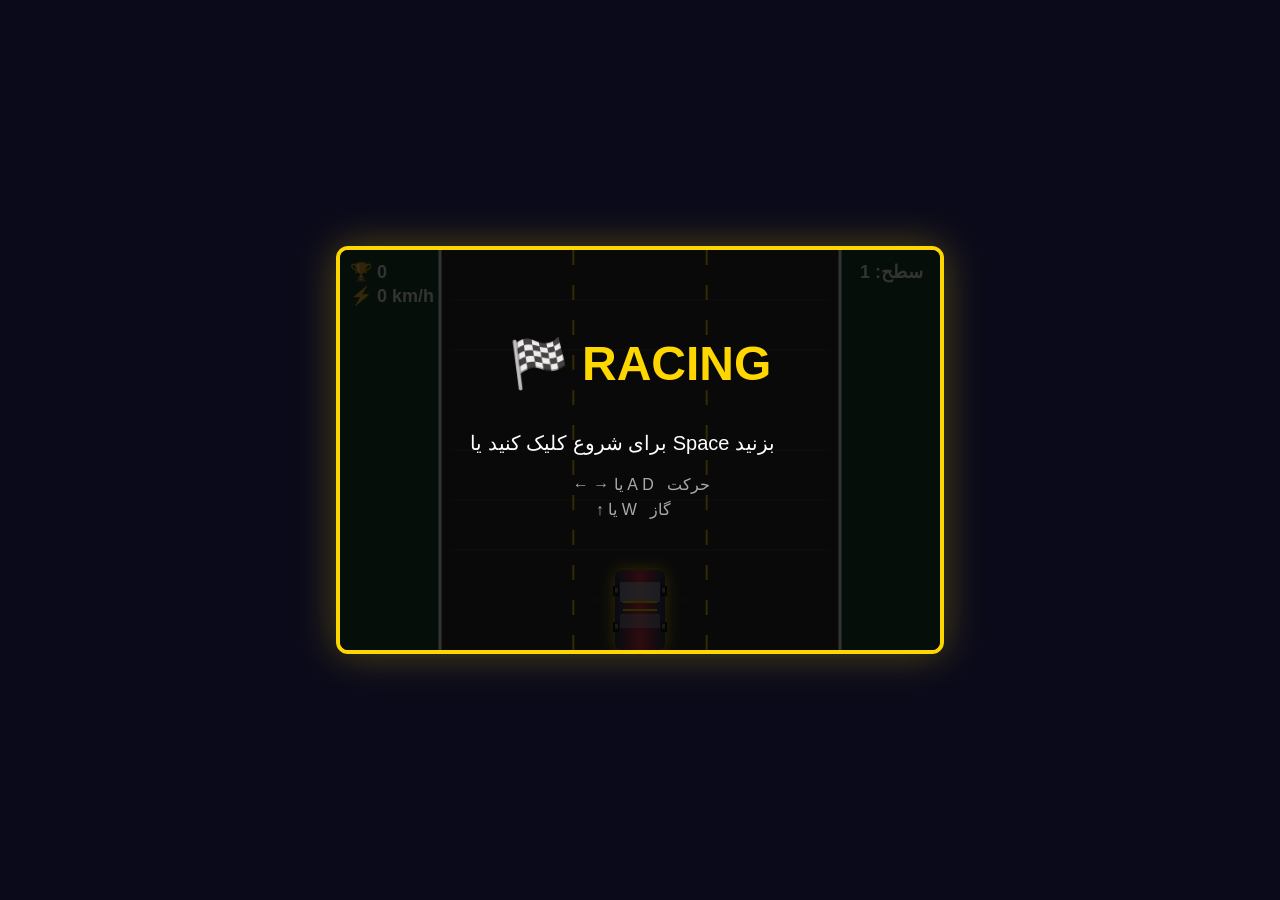
<file: games/car/index.html>
<!DOCTYPE html>
<html>
<head>
<meta charset="UTF-8">
<meta name="viewport" content="width=device-width, initial-scale=1.0">
<title>🏁 مسابقه حرفه‌ای</title>
<style>
* { margin: 0; padding: 0; box-sizing: border-box; }
body { background: #0a0a1a; display: flex; justify-content: center; align-items: center; height: 100vh; font-family: Arial, sans-serif; }
canvas { background: #1a1a2e; border: 4px solid #ffd700; border-radius: 12px; box-shadow: 0 0 40px rgba(255,215,0,0.3); }
</style>
</head>
<body>
<canvas id="game" width="600" height="400"></canvas>
<script>
const canvas = document.getElementById('game');
const ctx = canvas.getContext('2d');
const W = 600, H = 400;

// ---- تنظیمات جاده ----
const ROAD_LEFT = 100;
const ROAD_RIGHT = 500;
const ROAD_WIDTH = ROAD_RIGHT - ROAD_LEFT;

// ---- بازیکن ----
let player = {
    x: 300 - 25,
    y: 320,
    w: 50,
    h: 80,
    speed: 0
};

// ---- متغیرها ----
let obstacles = [];
let score = 0;
let gameOver = false;
let gameStarted = false;
let roadOffset = 0;
let frameCount = 0;

// ---- کنترل‌ها ----
let keys = {};
document.addEventListener('keydown', e => {
    keys[e.key] = true;
    if (e.key === ' ' && !gameStarted) startGame();
});
document.addEventListener('keyup', e => keys[e.key] = false);

// ---- لمسی ----
let touchX = null;
canvas.addEventListener('touchstart', e => {
    touchX = e.touches[0].clientX;
    if (!gameStarted) startGame();
});
canvas.addEventListener('touchmove', e => {
    touchX = e.touches[0].clientX;
    e.preventDefault();
});
canvas.addEventListener('touchend', () => touchX = null);

// ---- کلیک ----
canvas.addEventListener('click', () => {
    if (!gameStarted) startGame();
    else if (gameOver) restartGame();
});

// ---- شروع بازی ----
function startGame() {
    gameStarted = true;
    gameOver = false;
    score = 0;
    obstacles = [];
    player.x = 300 - 25;
    player.speed = 0;
    roadOffset = 0;
}

function restartGame() { startGame(); }

// ---- ساخت ماشین دشمن باچک تداخل ----
function createCar() {
    // ماشین باریک: عرض ۴۵ تا ۵۵ پیکسل
    let carW = 45 + Math.random() * 10;
    let carH = 55 + Math.random() * 15;
    
    // موقعیت تصادفی در جاده (نه لاین‌بندی سخت)
    let carX = ROAD_LEFT + 10 + Math.random() * (ROAD_WIDTH - carW - 20);
    
    // چک تداخل با ماشین‌های دیگه
    for (let o of obstacles) {
        if (o.y < -carH - 20) continue; // اگه خیلی بالاس، تداخل نداره
        if (o.y > 20) continue; // اگه پایین‌تر از محدوده‌ست
        
        let distX = Math.abs(o.x + o.w/2 - carX - carW/2);
        let minDist = (o.w + carW) / 2 + 15;
        
        if (distX < minDist) {
            return; // تداخل داره، نساز
        }
    }
    
    let colors = ['#e63946', '#457b9d', '#2a9d8f', '#f4a261', '#e76f51', '#8338ec', '#1d3557'];
    let color = colors[Math.floor(Math.random() * colors.length)];
    
    obstacles.push({
        x: carX,
        y: -carH,
        w: carW,
        h: carH,
        color: color
    });
}

// ---- بروزرسانی ----
function update() {
    if (!gameStarted || gameOver) return;
    
    frameCount++;
    
    // کنترل لمسی
    let moveSpeed = 5;
    if (touchX !== null) {
        let rect = canvas.getBoundingClientRect();
        let touchGameX = touchX - rect.left;
        if (touchGameX < player.x + player.w/2 - 20) player.x -= moveSpeed * 1.5;
        else if (touchGameX > player.x + player.w/2 + 20) player.x += moveSpeed * 1.5;
    }
    
    // کنترل کیبورد
    if (keys['ArrowLeft'] || keys['a'] || keys['A']) player.x -= moveSpeed;
    if (keys['ArrowRight'] || keys['d'] || keys['D']) player.x += moveSpeed;
    if (keys['ArrowUp'] || keys['w'] || keys['W']) player.speed = Math.min(10, player.speed + 0.3);
    else player.speed = Math.max(3, player.speed - 0.15);
    
    // ---- محدودیت جاده ----
    let margin = 5;
    if (player.x < ROAD_LEFT + margin) player.x = ROAD_LEFT + margin;
    if (player.x + player.w > ROAD_RIGHT - margin) player.x = ROAD_RIGHT - margin - player.w;
    
    // جاده متحرک
    roadOffset += player.speed;
    
    // ساخت ماشین دشمن (با نرخ متغیر)
    if (Math.random() < 0.02 + player.speed * 0.002) createCar();
    
    // حرکت ماشین‌ها
    obstacles.forEach(o => o.y += player.speed);
    
    // حذف ماشین‌های خارج شده
    obstacles = obstacles.filter(o => o.y < H + 100);
    
    // ---- برخورد دقیق ----
    for (let o of obstacles) {
        // برخورد با کمی تلرانس (۲ پیکسل از هر طرف)
        let tolerance = 3;
        if (player.x + tolerance < o.x + o.w && player.x + player.w - tolerance > o.x &&
            player.y + tolerance < o.y + o.h && player.y + player.h - tolerance > o.y) {
            gameOver = true;
            break;
        }
    }
    
    score += Math.floor(player.speed);
}

// ---- رسم ماشین با تکسچر خوب ----
function drawCar(x, y, w, h, color, isPlayer = false) {
    // بدنه اصلی
    let grad = ctx.createLinearGradient(x, y, x + w, y);
    if (isPlayer) {
        grad.addColorStop(0, '#1d3557');
        grad.addColorStop(0.5, '#e63946');
        grad.addColorStop(1, '#1d3557');
    } else {
        grad.addColorStop(0, color);
        grad.addColorStop(0.5, lightenColor(color, 30));
        grad.addColorStop(1, darkenColor(color, 30));
    }
    
    ctx.fillStyle = grad;
    ctx.shadowColor = isPlayer ? '#ffd700' : 'rgba(0,0,0,0.5)';
    ctx.shadowBlur = isPlayer ? 15 : 5;
    
    // بدنه با گوشه‌های گرد
    let r = 8;
    ctx.beginPath();
    ctx.moveTo(x + r, y);
    ctx.lineTo(x + w - r, y);
    ctx.quadraticCurveTo(x + w, y, x + w, y + r);
    ctx.lineTo(x + w, y + h - r);
    ctx.quadraticCurveTo(x + w, y + h, x + w - r, y + h);
    ctx.lineTo(x + r, y + h);
    ctx.quadraticCurveTo(x, y + h, x, y + h - r);
    ctx.lineTo(x, y + r);
    ctx.quadraticCurveTo(x, y, x + r, y);
    ctx.closePath();
    ctx.fill();
    ctx.shadowBlur = 0;
    
    // شیشه جلو
    let glassY = y + h * 0.15;
    let glassH = h * 0.25;
    ctx.fillStyle = 'rgba(173, 216, 230, 0.6)';
    ctx.beginPath();
    ctx.moveTo(x + 5, glassY + glassH);
    ctx.lineTo(x + 5, glassY);
    ctx.lineTo(x + w - 5, glassY);
    ctx.lineTo(x + w - 5, glassY + glassH);
    ctx.closePath();
    ctx.fill();
    
    // شیشه عقب
    let backY = y + h * 0.55;
    ctx.fillStyle = 'rgba(173, 216, 230, 0.4)';
    ctx.fillRect(x + 5, backY, w - 10, glassH * 0.7);
    
    // چرخ‌ها
    ctx.fillStyle = '#111';
    let wheelW = 6, wheelH = 10;
    ctx.fillRect(x - 2, y + h * 0.2, wheelW, wheelH);
    ctx.fillRect(x + w - 4, y + h * 0.2, wheelW, wheelH);
    ctx.fillRect(x - 2, y + h * 0.65, wheelW, wheelH);
    ctx.fillRect(x + w - 4, y + h * 0.65, wheelW, wheelH);
    
    ctx.fillStyle = '#888';
    ctx.fillRect(x, y + h * 0.22, 3, 5);
    ctx.fillRect(x + w - 3, y + h * 0.22, 3, 5);
    ctx.fillRect(x, y + h * 0.67, 3, 5);
    ctx.fillRect(x + w - 3, y + h * 0.67, 3, 5);
    
    if (isPlayer) {
        ctx.strokeStyle = '#ffd700';
        ctx.lineWidth = 2;
        ctx.beginPath();
        ctx.moveTo(x + 8, y + h * 0.4);
        ctx.lineTo(x + w - 8, y + h * 0.4);
        ctx.stroke();
        ctx.beginPath();
        ctx.moveTo(x + 8, y + h * 0.5);
        ctx.lineTo(x + w - 8, y + h * 0.5);
        ctx.stroke();
    }
}

function lightenColor(color, amount) {
    let hex = color.replace('#', '');
    let r = parseInt(hex.substring(0,2), 16);
    let g = parseInt(hex.substring(2,4), 16);
    let b = parseInt(hex.substring(4,6), 16);
    r = Math.min(255, r + amount);
    g = Math.min(255, g + amount);
    b = Math.min(255, b + amount);
    return `rgb(${r},${g},${b})`;
}

function darkenColor(color, amount) {
    let hex = color.replace('#', '');
    let r = parseInt(hex.substring(0,2), 16);
    let g = parseInt(hex.substring(2,4), 16);
    let b = parseInt(hex.substring(4,6), 16);
    r = Math.max(0, r - amount);
    g = Math.max(0, g - amount);
    b = Math.max(0, b - amount);
    return `rgb(${r},${g},${b})`;
}

// ---- رسم جاده ----
function drawRoad() {
    ctx.fillStyle = '#1a472a';
    ctx.fillRect(0, 0, W, H);
    
    ctx.fillStyle = '#2d2d2d';
    ctx.fillRect(ROAD_LEFT, 0, ROAD_WIDTH, H);
    
    ctx.strokeStyle = '#fff';
    ctx.lineWidth = 3;
    ctx.beginPath();
    ctx.moveTo(ROAD_LEFT, 0);
    ctx.lineTo(ROAD_LEFT, H);
    ctx.stroke();
    ctx.beginPath();
    ctx.moveTo(ROAD_RIGHT, 0);
    ctx.lineTo(ROAD_RIGHT, H);
    ctx.stroke();
    
    ctx.strokeStyle = '#ffd700';
    ctx.lineWidth = 2;
    ctx.setLineDash([15, 20]);
    for (let i = 1; i < 3; i++) {
        let x = ROAD_LEFT + (ROAD_WIDTH / 3) * i;
        ctx.beginPath();
        ctx.moveTo(x, 0);
        ctx.lineTo(x, H);
        ctx.stroke();
    }
    ctx.setLineDash([]);
    
    ctx.strokeStyle = 'rgba(255,255,255,0.1)';
    ctx.lineWidth = 1;
    for (let i = 0; i < 10; i++) {
        let y = (i * 50 + roadOffset) % (H + 50) - 50;
        ctx.beginPath();
        ctx.moveTo(ROAD_LEFT + 10, y);
        ctx.lineTo(ROAD_RIGHT - 10, y);
        ctx.stroke();
    }
}

// ---- صفحه شروع ----
function drawStartScreen() {
    ctx.fillStyle = 'rgba(0,0,0,0.8)';
    ctx.fillRect(0, 0, W, H);
    ctx.textAlign = 'center';
    ctx.fillStyle = '#ffd700';
    ctx.font = 'bold 48px Arial';
    ctx.fillText('🏁 RACING', W/2, H/2 - 70);
    ctx.fillStyle = '#fff';
    ctx.font = '20px Arial';
    ctx.fillText('برای شروع کلیک کنید یا Space بزنید', W/2, H/2);
    ctx.fillStyle = '#aaa';
    ctx.font = '16px Arial';
    ctx.fillText('← → یا A D   حرکت', W/2, H/2 + 40);
    ctx.fillText('↑ یا W   گاز', W/2, H/2 + 65);
    ctx.textAlign = 'left';
}

// ---- صفحه Game Over ----
function drawGameOver() {
    ctx.fillStyle = 'rgba(0,0,0,0.75)';
    ctx.fillRect(0, 0, W, H);
    ctx.textAlign = 'center';
    ctx.fillStyle = '#e63946';
    ctx.font = 'bold 52px Arial';
    ctx.fillText('GAME OVER', W/2, H/2 - 60);
    ctx.fillStyle = '#ffd700';
    ctx.font = '28px Arial';
    ctx.fillText('امتیاز: ' + score, W/2, H/2 + 10);
    ctx.fillStyle = '#fff';
    ctx.font = '18px Arial';
    ctx.fillText('برای ادامه کلیک کنید', W/2, H/2 + 55);
    ctx.textAlign = 'left';
}

// ---- رسم اصلی ----
function draw() {
    drawRoad();
    for (let o of obstacles) {
        drawCar(o.x, o.y, o.w, o.h, o.color);
    }
    drawCar(player.x, player.y, player.w, player.h, '#e63946', true);
    
    ctx.fillStyle = '#fff';
    ctx.font = 'bold 18px Arial';
    ctx.textAlign = 'left';
    ctx.fillText('🏆 ' + score, 10, 28);
    ctx.fillText('⚡ ' + Math.floor(player.speed * 10) + ' km/h', 10, 52);
    ctx.textAlign = 'right';
    ctx.fillText('سطح: ' + (Math.floor(player.speed / 2) + 1), W - 10, 28);
    ctx.textAlign = 'left';
    
    if (!gameStarted) drawStartScreen();
    if (gameOver) drawGameOver();
}

// ---- حلقه بازی ----
function gameLoop() {
    update();
    draw();
    requestAnimationFrame(gameLoop);
}
gameLoop();
</script>
</body>
</html>
</file>
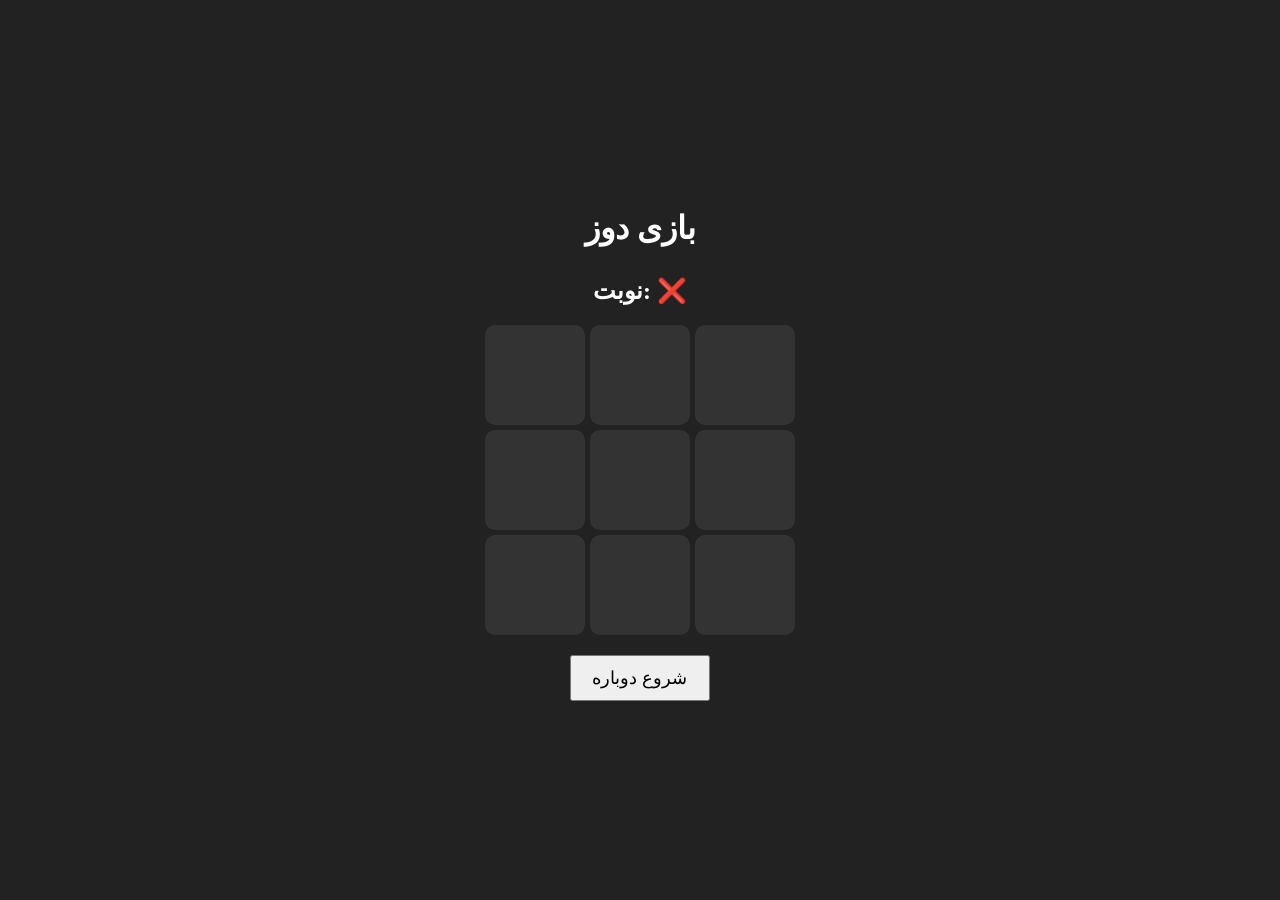
<file: games/doz/index.html>
<!DOCTYPE html>
<html lang="fa">
<head>
<meta charset="UTF-8">
<meta name="viewport" content="width=device-width,initial-scale=1">
<title>دوز</title>

<style>
body{
    margin:0;
    background:#222;
    color:white;
    font-family:tahoma;
    display:flex;
    justify-content:center;
    align-items:center;
    flex-direction:column;
    height:100vh;
}

h1{
    margin:10px;
}

#board{
    display:grid;
    grid-template-columns:repeat(3,100px);
    grid-template-rows:repeat(3,100px);
    gap:5px;
}

.cell{
    background:#333;
    display:flex;
    justify-content:center;
    align-items:center;
    font-size:60px;
    cursor:pointer;
    border-radius:10px;
}

.cell:hover{
    background:#444;
}

button{
    margin-top:20px;
    padding:10px 20px;
    font-size:18px;
}
</style>

</head>

<body>

<h1>بازی دوز</h1>

<h2 id="status">نوبت: ❌</h2>

<div id="board"></div>

<button onclick="resetGame()">شروع دوباره</button>

<script>

const board=document.getElementById("board");
const status=document.getElementById("status");

let cells=["","","","","","","","",""];

let current="❌";

let gameOver=false;

function draw(){

board.innerHTML="";

cells.forEach((value,index)=>{

const cell=document.createElement("div");

cell.className="cell";

cell.innerText=value;

cell.onclick=()=>play(index);

board.appendChild(cell);

});

}

function play(i){

if(gameOver) return;

if(cells[i]!="") return;

cells[i]=current;

check();

current=current=="❌"?"⭕":"❌";

if(!gameOver)

status.innerText="نوبت: "+current;

draw();

}

function check(){

const win=[

[0,1,2],
[3,4,5],
[6,7,8],

[0,3,6],
[1,4,7],
[2,5,8],

[0,4,8],
[2,4,6]

];

for(let w of win){

let[a,b,c]=w;

if(

cells[a]!=""&&

cells[a]==cells[b]&&

cells[a]==cells[c]

){

status.innerText=cells[a]+" برنده شد 🎉";

gameOver=true;

return;

}

}

if(!cells.includes("")){

status.innerText="مساوی 🤝";

gameOver=true;

}

}

function resetGame(){

cells=["","","","","","","","",""];

current="❌";

gameOver=false;

status.innerText="نوبت: ❌";

draw();

}

draw();

</script>

</body>
</html>
</file>
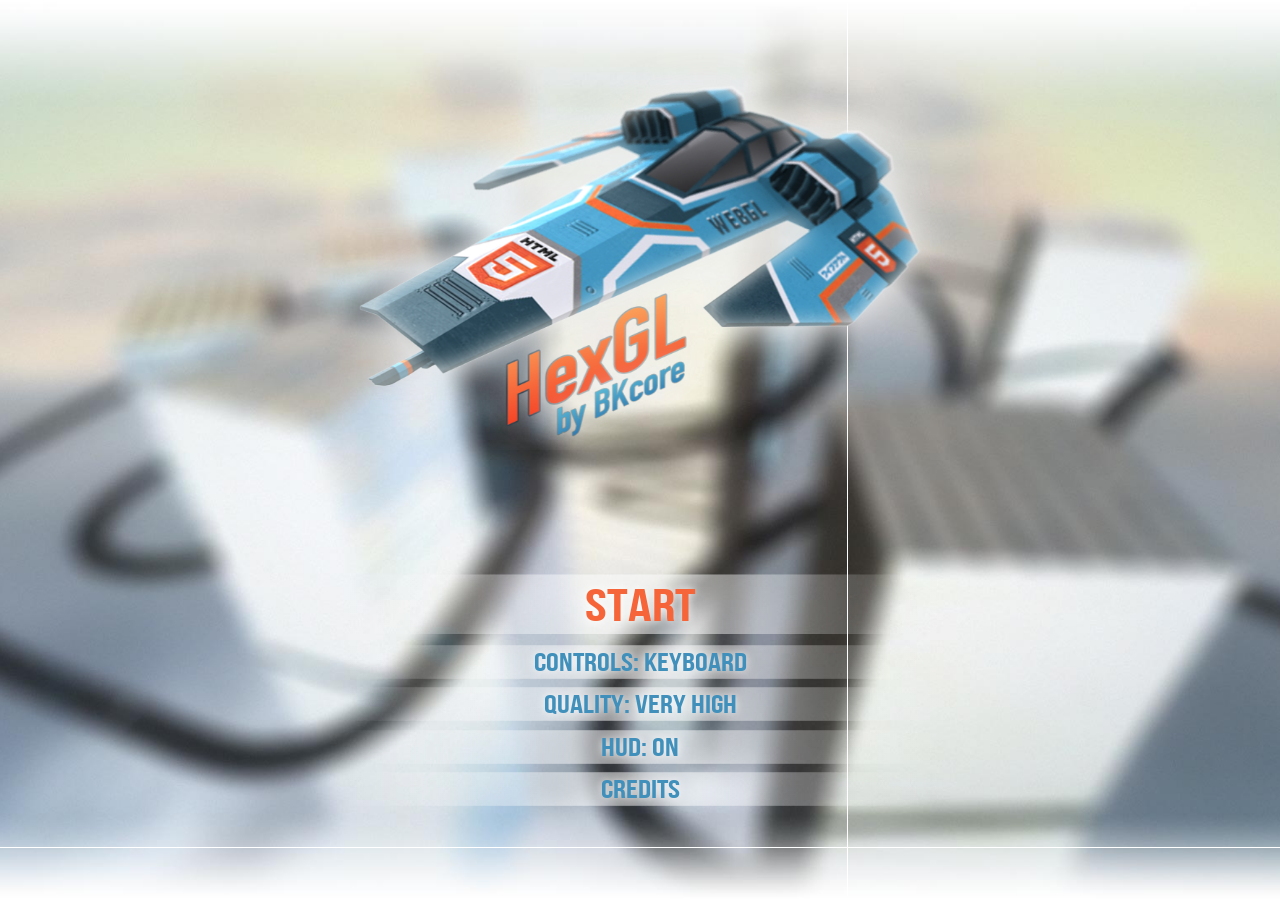
<file: games/HexGL/index.html>
<!doctype html>
<html lang="en">
  <head>
    <title>HexGL by BKcore</title>
    <meta charset="utf-8">
    <meta name="description" content="HexGL is a futuristic racing game built by Thibaut Despoulain (BKcore) using HTML5, Javascript and WebGL. Come challenge your friends on this fast-paced 3D game!">
    <meta property="og:title" content="HexGL, the HTML5 futuristic racing game." />
    <meta property="og:type" content="game" />
    <meta property="og:url" content="http://hexgl.bkcore.com/" />
    <meta property="og:image" content="http://hexgl.bkcore.com/image.png" />
    <meta property="og:site_name" content="HexGL by BKcore" />
    <meta property="fb:admins" content="1482017639" />
    <link rel="icon" href="http://hexgl.bkcore.com/favicon.png" type="image/png">
    <link rel="shortcut icon" href="http://hexgl.bkcore.com/favicon.png" type="image/png">
    <meta name="viewport" content="width=device-width, user-scalable=no, minimum-scale=1.0, maximum-scale=1.0">
    <link rel="stylesheet" href="css/multi.css" type="text/css" charset="utf-8">
    <link rel="stylesheet" href="css/fonts.css" type="text/css" charset="utf-8">
    <style>
      body {
        padding:0;
        margin:0;
      }
      canvas { pointer-events:none; width: 100%;}
      #overlay{
        position: absolute;
        z-index: 9999;
        top: 0;
        left: 0;
        width: 100%;
      }
    </style>
    <script type="text/javascript">
    //analytics
    var _gaq = _gaq || [];
    _gaq.push(['_setAccount', 'UA-26274524-4']);
    _gaq.push(['_trackPageview']);
    (function() {
      var ga = document.createElement('script'); ga.type = 'text/javascript'; ga.async = true;
      ga.src = ('https:' == document.location.protocol ? 'https://ssl' : 'http://www') + '.google-analytics.com/ga.js';
      var s = document.getElementsByTagName('script')[0]; s.parentNode.insertBefore(ga, s);
    })();
    </script>
  </head>

  <body>
    <div id="step-1">
      <div id="global"></div>
      <div id="title">
      </div>
      <div id="menucontainer">
        <div id="menu">
          <div id="start">Start</div>
          <div id="s-controlType">Controls: Keyboard</div>
          <div id="s-quality">Quality: High</div>
          <div id="s-hud">HUD: On</div>
          <div id="s-godmode" style="display: none">Godmode: Off</div>
          <div id="s-credits">Credits</div>
        </div>
      </div>
    </div>
    <div id="step-2" style="display: none">
      <div id="ctrl-help">Click/Touch to continue.</div>
    </div>
    <div id="step-3" style="display: none">
      <div id="progressbar"></div>
    </div>
    <div id="step-4" style="display: none">
      <div id="overlay"></div>
      <div id="main"></div>
    </div>
    <div id="step-5" style="display: none">
      <div id="time"></div>
      <div id="ctrl-help">Click/Touch to continue.</div>
    </div>
    <div id="credits" style="display: none">
      <h3>Code</h3>
      <p><b>Concept and Development</b><br>Thibaut Despoulain (BKcore)</p>
      <p><b>Contributors</b><br>townxelliot<br>mahesh.kk</p>
      <p><b>Technologies</b><br>WebGL<br>JavaScript<br>CoffeeScript<br>Three.js<br>LeapMotion</p>
      <h3>Graphics</h3>
      <p><b>HexMKI base model</b><br>Charnel</p>
      <p><b>Track texture</b><br>Nobiax</p>
      <h4>Click anywhere to continue.</h4>
    </div>

    <div id="leapinfo" style="display: none"></div>

    <script src="libs/leap-0.4.1.min.js"></script>
    <script src="libs/Three.dev.js"></script>
    <script src="libs/ShaderExtras.js"></script>
    <script src="libs/postprocessing/EffectComposer.js"></script>
    <script src="libs/postprocessing/RenderPass.js"></script>
    <script src="libs/postprocessing/BloomPass.js"></script>
    <script src="libs/postprocessing/ShaderPass.js"></script>
    <script src="libs/postprocessing/MaskPass.js"></script>
    <script src="libs/Detector.js"></script>
    <script src="libs/Stats.js"></script>
    <script src="libs/DAT.GUI.min.js"></script>

    <script src="bkcore.coffee/controllers/TouchController.js"></script>
    <script src="bkcore.coffee/controllers/OrientationController.js"></script>
    <script src="bkcore.coffee/controllers/GamepadController.js"></script>

    <script src="bkcore.coffee/Timer.js"></script>
    <script src="bkcore.coffee/ImageData.js"></script>
    <script src="bkcore.coffee/Utils.js"></script>

    <script src="bkcore/threejs/RenderManager.js"></script>
    <script src="bkcore/threejs/Shaders.js"></script>
    <script src="bkcore/threejs/Particles.js"></script>
    <script src="bkcore/threejs/Loader.js"></script>

    <script src="bkcore/Audio.js"></script>

    <script src="bkcore/hexgl/HUD.js"></script>
    <script src="bkcore/hexgl/RaceData.js"></script>
    <script src="bkcore/hexgl/ShipControls.js"></script>
    <script src="bkcore/hexgl/ShipEffects.js"></script>
    <script src="bkcore/hexgl/CameraChase.js"></script>
    <script src="bkcore/hexgl/Gameplay.js"></script>

    <script src="bkcore/hexgl/tracks/Cityscape.js"></script>

    <script src="bkcore/hexgl/HexGL.js"></script>

    <script src="launch.js"></script>

  </body>
</html>
</file>
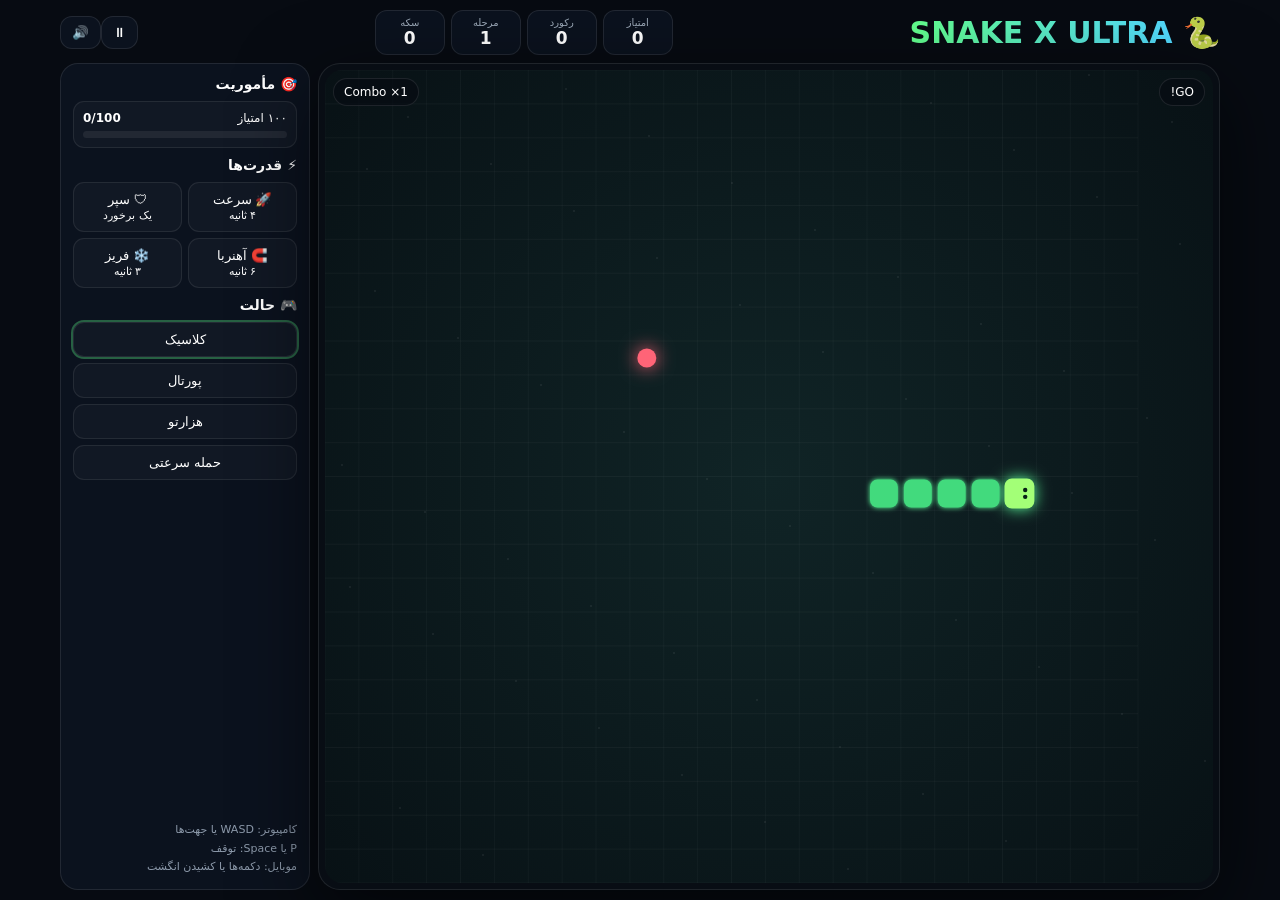
<file: games/snake/index.html>
<!doctype html><html lang="fa" dir="rtl"><head><meta charset="utf-8"><meta name="viewport" content="width=device-width,initial-scale=1,maximum-scale=1,user-scalable=no"><title>Snake X Ultra</title>
<style>
*{box-sizing:border-box}html,body{margin:0;width:100%;height:100%;overflow:hidden;background:#070b12;color:#fff;font-family:system-ui,Arial;touch-action:none}body{display:flex;align-items:center;justify-content:center}#app{width:min(1180px,100vw);height:min(920px,100vh);padding:10px;display:grid;grid-template-rows:auto 1fr;gap:8px}header{display:flex;align-items:center;justify-content:space-between;gap:8px;flex-wrap:wrap}.brand{font-size:30px;font-weight:900}.brand span{background:linear-gradient(90deg,#62ff8c,#52d9ff);color:transparent;background-clip:text;-webkit-background-clip:text}.stats{display:flex;gap:6px;flex:1;justify-content:center}.stat,.btn{background:#0d1420df;border:1px solid #ffffff18;border-radius:12px}.stat{min-width:70px;padding:6px 10px;text-align:center}.stat small{display:block;color:#9eabba;font-size:10px}.stat b{font-size:17px}.btn{color:#fff;padding:8px 11px;cursor:pointer}main{display:grid;grid-template-columns:minmax(0,1fr) 250px;gap:8px;min-height:0}.board{position:relative;min-height:0;border:1px solid #ffffff18;border-radius:22px;padding:6px;background:#080d14;box-shadow:0 25px 80px #0009;overflow:hidden}canvas{width:100%;height:100%;display:block;border-radius:17px}.hud{position:absolute;top:14px;left:14px;right:14px;display:flex;justify-content:space-between;pointer-events:none}.pill{font-size:12px;background:#070b12aa;border:1px solid #ffffff18;padding:6px 10px;border-radius:999px}.side{background:#0d1420df;border:1px solid #ffffff18;border-radius:18px;padding:12px;display:flex;flex-direction:column;gap:9px;overflow:auto}.side h3{font-size:14px;margin:0}.mission,.power button,.modes button{border:1px solid #ffffff15;background:#ffffff07;border-radius:11px;color:#fff}.mission{padding:9px}.row{display:flex;justify-content:space-between;font-size:12px;margin-bottom:6px}.bar{height:7px;background:#ffffff12;border-radius:99px;overflow:hidden}.bar i{display:block;height:100%;width:0;background:linear-gradient(90deg,#62ff8c,#52d9ff)}.power{display:grid;grid-template-columns:1fr 1fr;gap:6px}.power button,.modes button{padding:9px 4px;cursor:pointer}.modes{display:grid;gap:6px}.modes .active{outline:2px solid #62ff8c55}.help{margin-top:auto;color:#8d9aab;font-size:11px;line-height:1.7}.controls{display:none;grid-template-columns:repeat(3,58px);gap:6px;justify-content:center;margin-top:7px}.controls button{height:52px;border-radius:13px;border:1px solid #ffffff18;background:#ffffff12;color:#fff;font-size:21px}.blank{visibility:hidden}.overlay{position:fixed;inset:0;background:#000b;display:flex;align-items:center;justify-content:center;z-index:20}.card{width:min(92vw,440px);background:#0d1420;border:1px solid #ffffff20;border-radius:24px;padding:28px;text-align:center}.card h1{margin:0 0 8px}.card p{color:#c1cad5;line-height:1.9}.primary{border:0;border-radius:12px;padding:12px 22px;background:linear-gradient(90deg,#62ff8c,#52d9ff);font-weight:900;cursor:pointer}.hidden{display:none}#toast{position:fixed;z-index:30;bottom:20px;left:50%;transform:translateX(-50%) translateY(20px);opacity:0;background:#111b29ee;border:1px solid #ffffff22;border-radius:999px;padding:9px 16px;transition:.2s}#toast.show{opacity:1;transform:translateX(-50%) translateY(0)}
@media(max-width:820px){#app{height:100dvh;padding:7px;gap:6px}main{display:block}.side{display:none}.board{height:calc(100dvh - 128px)}.controls{display:grid}.brand{font-size:22px}.stats{width:100%;order:3}.stat{flex:1;min-width:0;padding:5px}.stat b{font-size:14px}}
</style></head><body><div id="app"><header><div class="brand">🐍 <span>SNAKE X ULTRA</span></div><div class="stats"><div class="stat"><small>امتیاز</small><b id="score">0</b></div><div class="stat"><small>رکورد</small><b id="best">0</b></div><div class="stat"><small>مرحله</small><b id="level">1</b></div><div class="stat"><small>سکه</small><b id="coins">0</b></div></div><div><button class="btn" id="pause">⏸</button><button class="btn" id="sound">🔊</button></div></header><main><section class="board" id="board"><canvas id="game"></canvas><div class="hud"><span class="pill" id="status">GO!</span><span class="pill" id="combo">Combo ×1</span></div><div class="controls"><button class="blank"></button><button data-dir="up">▲</button><button class="blank"></button><button data-dir="left">◀</button><button data-dir="down">▼</button><button data-dir="right">▶</button></div></section><aside class="side"><h3>🎯 مأموریت</h3><div class="mission"><div class="row"><span>۱۰۰ امتیاز</span><b id="missionText">0/100</b></div><div class="bar"><i id="missionBar"></i></div></div><h3>⚡ قدرت‌ها</h3><div class="power"><button id="boost">🚀 سرعت<br><small>۴ ثانیه</small></button><button id="shield">🛡 سپر<br><small>یک برخورد</small></button><button id="magnet">🧲 آهنربا<br><small>۶ ثانیه</small></button><button id="freeze">❄️ فریز<br><small>۳ ثانیه</small></button></div><h3>🎮 حالت</h3><div class="modes"><button class="active" data-mode="classic">کلاسیک</button><button data-mode="portal">پورتال</button><button data-mode="maze">هزارتو</button><button data-mode="rush">حمله سرعتی</button></div><div class="help">کامپیوتر: WASD یا جهت‌ها<br>P یا Space: توقف<br>موبایل: دکمه‌ها یا کشیدن انگشت</div></aside></main></div><div class="overlay hidden" id="overlay"><div class="card"><h1 id="ot">💥 بازی تمام شد</h1><p id="ox"></p><button class="primary" id="restart">🔄 دوباره بازی کن</button></div></div><div id="toast"></div>
<script>
"use strict";
const C=document.getElementById('game'),ctx=C.getContext('2d'),$=id=>document.getElementById(id),N=24;
let W=300,H=300,cell=12,snake=[],food=null,coins=[],obs=[],dir={x:1,y:0},next={x:1,y:0},score=0,coinCount=0,level=1,combo=1,comboT=0,best=+(localStorage.getItem('snakeXUltraBest')||0),mode='classic',running=false,paused=false,shield=false,boost=0,freeze=0,magnet=0,last=0,acc=0,parts=[],sound=true,audio=null,touch=null;
$('best').textContent=best;
function resize(){const r=C.getBoundingClientRect(),d=Math.min(devicePixelRatio||1,2);W=r.width;H=r.height;C.width=Math.max(1,Math.floor(W*d));C.height=Math.max(1,Math.floor(H*d));ctx.setTransform(d,0,0,d,0,0);cell=Math.min(W,H)/N;draw()}addEventListener('resize',resize);
function occ(x,y){return snake.some(s=>s.x===x&&s.y===y)||obs.some(o=>o.x===x&&o.y===y)||coins.some(c=>c.x===x&&c.y===y)||(food&&food.x===x&&food.y===y)}
function free(){for(let i=0;i<800;i++){let p={x:Math.floor(Math.random()*N),y:Math.floor(Math.random()*N)};if(!occ(p.x,p.y))return p}return{x:N-2,y:N-2}}
function start(){snake=[{x:12,y:12},{x:11,y:12},{x:10,y:12},{x:9,y:12},{x:8,y:12}];dir={x:1,y:0};next={x:1,y:0};score=coinCount=0;level=1;combo=1;comboT=0;coins=[];obs=[];shield=false;boost=freeze=magnet=0;parts=[];running=true;paused=false;acc=0;last=performance.now();if(mode==='maze'){for(let i=0;i<38;i++){let p={x:2+(Math.random()*(N-4)|0),y:2+(Math.random()*(N-4)|0)};if(!snake.some(s=>s.x===p.x&&s.y===p.y)&&!obs.some(o=>o.x===p.x&&o.y===p.y))obs.push(p)}}food=free();$('overlay').classList.add('hidden');$('pause').textContent='⏸';$('status').textContent='GO!';ui();requestAnimationFrame(loop)}
function setDir(k){let m={up:[0,-1],down:[0,1],left:[-1,0],right:[1,0]}[k];if(!m|| (m[0]===-dir.x&&m[1]===-dir.y))return;next={x:m[0],y:m[1]}}
function stepMs(){let base=mode==='rush'?Math.max(34,82-level*2):Math.max(48,128-level*5);if(performance.now()<boost)base*=.55;if(performance.now()<freeze)base*=3.5;return base}
function tick(){if(!running||paused)return;dir=next;let nx=snake[0].x+dir.x,ny=snake[0].y+dir.y;if(mode==='portal'){nx=(nx+N)%N;ny=(ny+N)%N}else if(nx<0||ny<0||nx>=N||ny>=N){if(!hitShield())return;nx=snake[0].x;ny=snake[0].y}if(obs.some(o=>o.x===nx&&o.y===ny)||snake.some((s,i)=>i&&s.x===nx&&s.y===ny)){if(!hitShield())return;nx=snake[0].x;ny=snake[0].y}snake.unshift({x:nx,y:ny});let ate=food&&nx===food.x&&ny===food.y;if(ate){score+=10*combo;combo=Math.min(9,combo+1);comboT=180;partsAdd(nx,ny,'#62ff8c');food=free();beep(560,.06);if(Math.random()<.55)coins.push(free());if(score>=level*50){level++;toast('🔥 مرحله '+level+'!');beep(780,.1)}}else snake.pop();if(performance.now()<magnet&&coins.length){let t=coins.reduce((a,b)=>Math.abs(a.x-nx)+Math.abs(a.y-ny)<Math.abs(b.x-nx)+Math.abs(b.y-ny)?a:b);if(Math.abs(t.x-nx)+Math.abs(t.y-ny)<=6){t.x=nx;t.y=ny}}let ci=coins.findIndex(c=>c.x===nx&&c.y===ny);if(ci>=0){coins.splice(ci,1);coinCount++;score+=5;partsAdd(nx,ny,'#ffd45a');beep(820,.05)}if(comboT>0&&!--comboT)combo=1;ui()}
function hitShield(){if(!shield){gameOver();return false}shield=false;toast('🛡 سپر نجاتت داد!');beep(230,.1);return true}
function loop(t){if(!running)return;let dt=Math.min(60,t-last);last=t;if(!paused){acc+=dt;let ms=stepMs();while(acc>=ms&&running){acc-=ms;tick()}}draw();requestAnimationFrame(loop)}
function gameOver(){running=false;best=Math.max(best,score);localStorage.setItem('snakeXUltraBest',best);$('best').textContent=best;$('ot').textContent='💥 بازی تمام شد';$('ox').innerHTML='امتیاز: <b>'+score+'</b><br>سکه: <b>'+coinCount+'</b><br>رکورد: <b>'+best+'</b>';$('status').textContent='پایان';$('overlay').classList.remove('hidden');beep(140,.2)}
function ui(){$('score').textContent=score;$('best').textContent=best;$('level').textContent=level;$('coins').textContent=coinCount;$('missionText').textContent=Math.min(100,score)+'/100';$('missionBar').style.width=Math.min(100,score)+'%';$('combo').textContent='Combo ×'+combo}
function partsAdd(gx,gy,col){for(let i=0;i<16;i++)parts.push({x:(gx+.5)*cell,y:(gy+.5)*cell,vx:(Math.random()-.5)*3,vy:(Math.random()-.5)*3,l:1,c:col})}
function draw(){ctx.clearRect(0,0,W,H);let g=ctx.createRadialGradient(W/2,H/2,0,W/2,H/2,Math.max(W,H));g.addColorStop(0,'#102426');g.addColorStop(1,'#04080d');ctx.fillStyle=g;ctx.fillRect(0,0,W,H);ctx.fillStyle='rgba(255,255,255,.08)';for(let i=0;i<55;i++){let px=(i*83)%W,py=(i*47)%H;ctx.beginPath();ctx.arc(px,py,1,0,7);ctx.fill()}ctx.strokeStyle='rgba(255,255,255,.035)';for(let i=0;i<=N;i++){ctx.beginPath();ctx.moveTo(i*cell,0);ctx.lineTo(i*cell,N*cell);ctx.stroke();ctx.beginPath();ctx.moveTo(0,i*cell);ctx.lineTo(N*cell,i*cell);ctx.stroke()}obs.forEach(o=>{ctx.fillStyle='#795cff66';ctx.fillRect(o.x*cell+2,o.y*cell+2,cell-4,cell-4)});if(food){ctx.save();ctx.fillStyle='#ff6477';ctx.shadowBlur=18;ctx.shadowColor='#ff6477';ctx.beginPath();ctx.arc((food.x+.5)*cell,(food.y+.5)*cell,cell*.28,0,7);ctx.fill();ctx.restore()}coins.forEach(c=>{ctx.save();ctx.strokeStyle='#ffd45a';ctx.lineWidth=3;ctx.beginPath();ctx.arc((c.x+.5)*cell,(c.y+.5)*cell,cell*.22,0,7);ctx.stroke();ctx.restore()});snake.forEach((s,i)=>{let p=i?3:2;ctx.save();ctx.fillStyle=i?'#42da7d':'#a3ff77';ctx.shadowBlur=i?5:15;ctx.shadowColor='#59ff9b';ctx.beginPath();ctx.roundRect(s.x*cell+p,s.y*cell+p,cell-p*2,cell-p*2,cell*.22);ctx.fill();ctx.restore()});if(snake[0]){let h=snake[0],cx=(h.x+.5)*cell,cy=(h.y+.5)*cell,ex=cx+dir.x*cell*.17,ey=cy+dir.y*cell*.17,r=Math.max(2.2,cell*.055);ctx.fillStyle='#082016';ctx.beginPath();ctx.arc(ex-dir.y*cell*.1,ey+dir.x*cell*.1,r,0,7);ctx.fill();ctx.beginPath();ctx.arc(ex+dir.y*cell*.1,ey-dir.x*cell*.1,r,0,7);ctx.fill()}for(const p of parts){p.x+=p.vx;p.y+=p.vy;p.l-=.04;ctx.globalAlpha=Math.max(0,p.l);ctx.fillStyle=p.c;ctx.beginPath();ctx.arc(p.x,p.y,3,0,7);ctx.fill()}ctx.globalAlpha=1;parts=parts.filter(p=>p.l>0)}
function toast(t){let z=$('toast');z.textContent=t;z.classList.add('show');clearTimeout(z.t);z.t=setTimeout(()=>z.classList.remove('show'),1400)}
function beep(f,d){if(!sound)return;try{audio||(audio=new(window.AudioContext||window.webkitAudioContext)());if(audio.state==='suspended')audio.resume();let o=audio.createOscillator(),g=audio.createGain();o.frequency.value=f;g.gain.value=.03;o.connect(g);g.connect(audio.destination);o.start();o.stop(audio.currentTime+d)}catch(e){}}
function power(p){if(!running)return;let n=performance.now();if(p==='boost')boost=n+4000;if(p==='shield')shield=true;if(p==='magnet')magnet=n+6000;if(p==='freeze')freeze=n+3000;toast({boost:'🚀 سرعت فعال شد',shield:'🛡 سپر فعال شد',magnet:'🧲 آهنربا فعال شد',freeze:'❄️ فریز فعال شد'}[p])}
function togglePause(){if(!running)return;paused=!paused;$('pause').textContent=paused?'▶':'⏸';$('status').textContent=paused?'توقف':'در حال بازی'}
document.addEventListener('keydown',e=>{let m={arrowup:'up',w:'up',arrowdown:'down',s:'down',arrowleft:'left',a:'left',arrowright:'right',d:'right'}[e.key.toLowerCase()];if(m){e.preventDefault();setDir(m)}else if(e.key===' '||e.key.toLowerCase()==='p'){e.preventDefault();togglePause()}});
document.querySelectorAll('[data-dir]').forEach(b=>b.addEventListener('pointerdown',e=>{e.preventDefault();setDir(b.dataset.dir)}));$('pause').onclick=togglePause;$('restart').onclick=start;$('sound').onclick=()=>{sound=!sound;$('sound').textContent=sound?'🔊':'🔇'};['boost','shield','magnet','freeze'].forEach(p=>$(p).onclick=()=>power(p));document.querySelectorAll('[data-mode]').forEach(b=>b.onclick=()=>{document.querySelectorAll('[data-mode]').forEach(q=>q.classList.remove('active'));b.classList.add('active');mode=b.dataset.mode;start()});
$('board').addEventListener('pointerdown',e=>{if(e.pointerType==='touch')touch={x:e.clientX,y:e.clientY}});$('board').addEventListener('pointerup',e=>{if(!touch)return;let dx=e.clientX-touch.x,dy=e.clientY-touch.y;touch=null;if(Math.max(Math.abs(dx),Math.abs(dy))<24)return;if(Math.abs(dx)>Math.abs(dy))setDir(dx>0?'right':'left');else setDir(dy>0?'down':'up')});
resize();start();
</script></body></html>
</file>
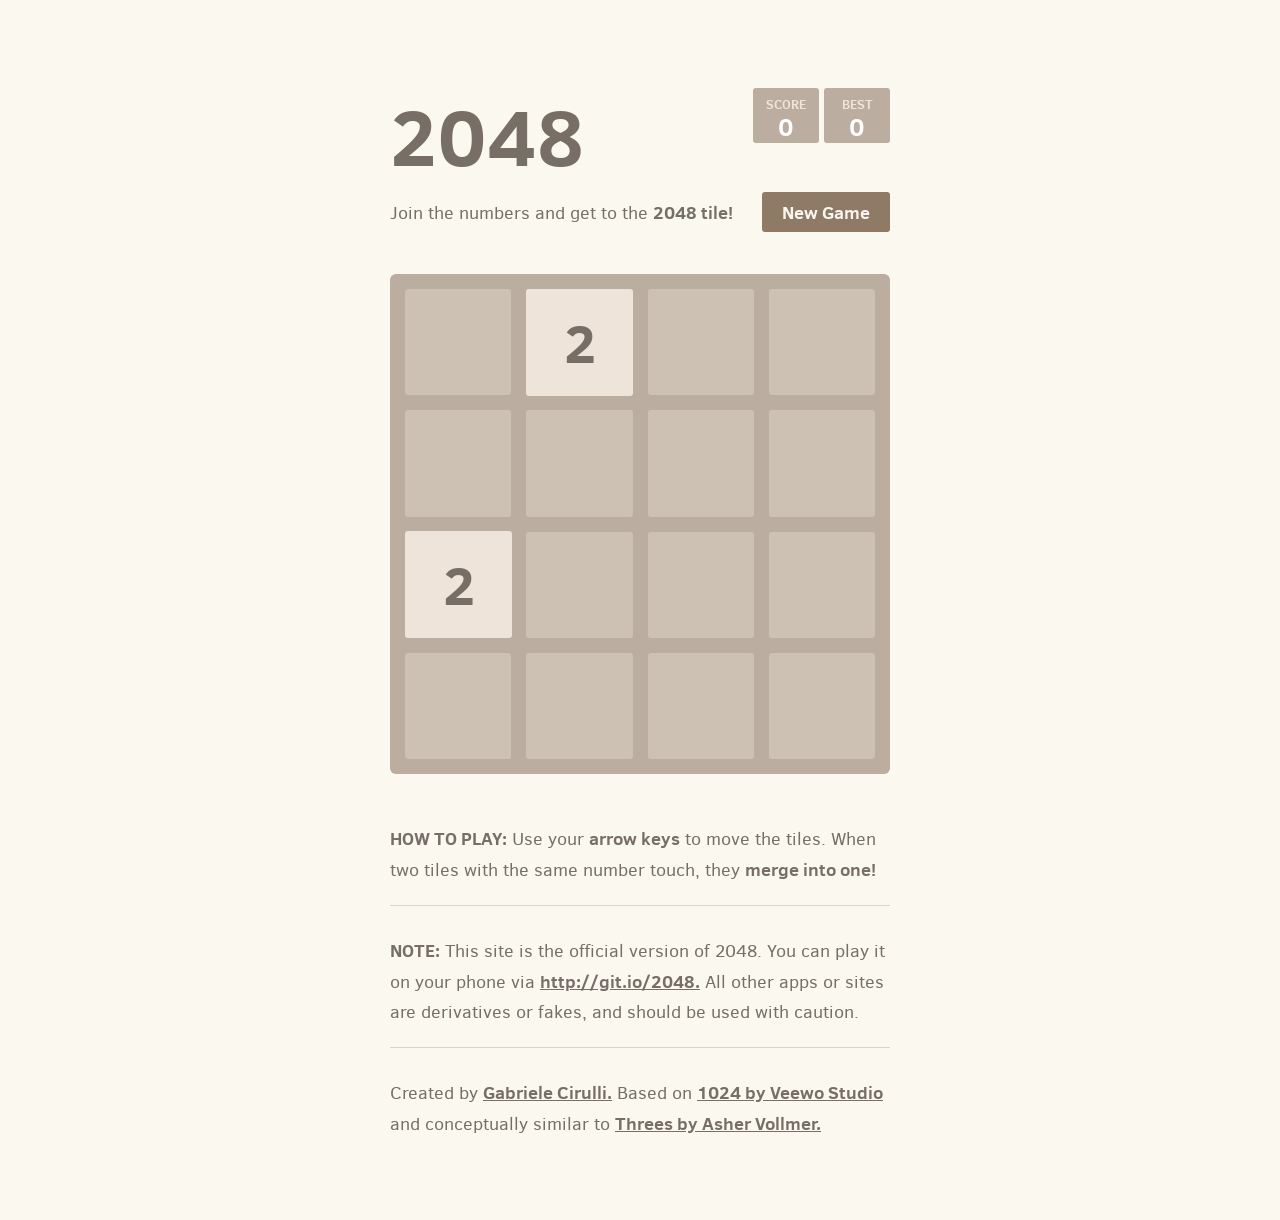
<file: games/2048/2048-master/index.html>
<!DOCTYPE html>
<html>
<head>
  <meta charset="utf-8">
  <title>2048</title>

  <link href="style/main.css" rel="stylesheet" type="text/css">
  <link rel="shortcut icon" href="favicon.ico">
  <link rel="apple-touch-icon" href="meta/apple-touch-icon.png">
  <link rel="apple-touch-startup-image" href="meta/apple-touch-startup-image-640x1096.png" media="(device-width: 320px) and (device-height: 568px) and (-webkit-device-pixel-ratio: 2)"> <!-- iPhone 5+ -->
  <link rel="apple-touch-startup-image" href="meta/apple-touch-startup-image-640x920.png"  media="(device-width: 320px) and (device-height: 480px) and (-webkit-device-pixel-ratio: 2)"> <!-- iPhone, retina -->
  <meta name="apple-mobile-web-app-capable" content="yes">
  <meta name="apple-mobile-web-app-status-bar-style" content="black">

  <meta name="HandheldFriendly" content="True">
  <meta name="MobileOptimized" content="320">
  <meta name="viewport" content="width=device-width, target-densitydpi=160dpi, initial-scale=1.0, maximum-scale=1, user-scalable=no, minimal-ui">
</head>
<body>
  <div class="container">
    <div class="heading">
      <h1 class="title">2048</h1>
      <div class="scores-container">
        <div class="score-container">0</div>
        <div class="best-container">0</div>
      </div>
    </div>

    <div class="above-game">
      <p class="game-intro">Join the numbers and get to the <strong>2048 tile!</strong></p>
      <a class="restart-button">New Game</a>
    </div>

    <div class="game-container">
      <div class="game-message">
        <p></p>
        <div class="lower">
	        <a class="keep-playing-button">Keep going</a>
          <a class="retry-button">Try again</a>
        </div>
      </div>

      <div class="grid-container">
        <div class="grid-row">
          <div class="grid-cell"></div>
          <div class="grid-cell"></div>
          <div class="grid-cell"></div>
          <div class="grid-cell"></div>
        </div>
        <div class="grid-row">
          <div class="grid-cell"></div>
          <div class="grid-cell"></div>
          <div class="grid-cell"></div>
          <div class="grid-cell"></div>
        </div>
        <div class="grid-row">
          <div class="grid-cell"></div>
          <div class="grid-cell"></div>
          <div class="grid-cell"></div>
          <div class="grid-cell"></div>
        </div>
        <div class="grid-row">
          <div class="grid-cell"></div>
          <div class="grid-cell"></div>
          <div class="grid-cell"></div>
          <div class="grid-cell"></div>
        </div>
      </div>

      <div class="tile-container">

      </div>
    </div>

    <p class="game-explanation">
      <strong class="important">How to play:</strong> Use your <strong>arrow keys</strong> to move the tiles. When two tiles with the same number touch, they <strong>merge into one!</strong>
    </p>
    <hr>
    <p>
    <strong class="important">Note:</strong> This site is the official version of 2048. You can play it on your phone via <a href="http://git.io/2048">http://git.io/2048.</a> All other apps or sites are derivatives or fakes, and should be used with caution.
    </p>
    <hr>
    <p>
    Created by <a href="http://gabrielecirulli.com" target="_blank">Gabriele Cirulli.</a> Based on <a href="https://itunes.apple.com/us/app/1024!/id823499224" target="_blank">1024 by Veewo Studio</a> and conceptually similar to <a href="http://asherv.com/threes/" target="_blank">Threes by Asher Vollmer.</a>
    </p>
  </div>

  <script src="js/bind_polyfill.js"></script>
  <script src="js/classlist_polyfill.js"></script>
  <script src="js/animframe_polyfill.js"></script>
  <script src="js/keyboard_input_manager.js"></script>
  <script src="js/html_actuator.js"></script>
  <script src="js/grid.js"></script>
  <script src="js/tile.js"></script>
  <script src="js/local_storage_manager.js"></script>
  <script src="js/game_manager.js"></script>
  <script src="js/application.js"></script>
</body>
</html>
</file>
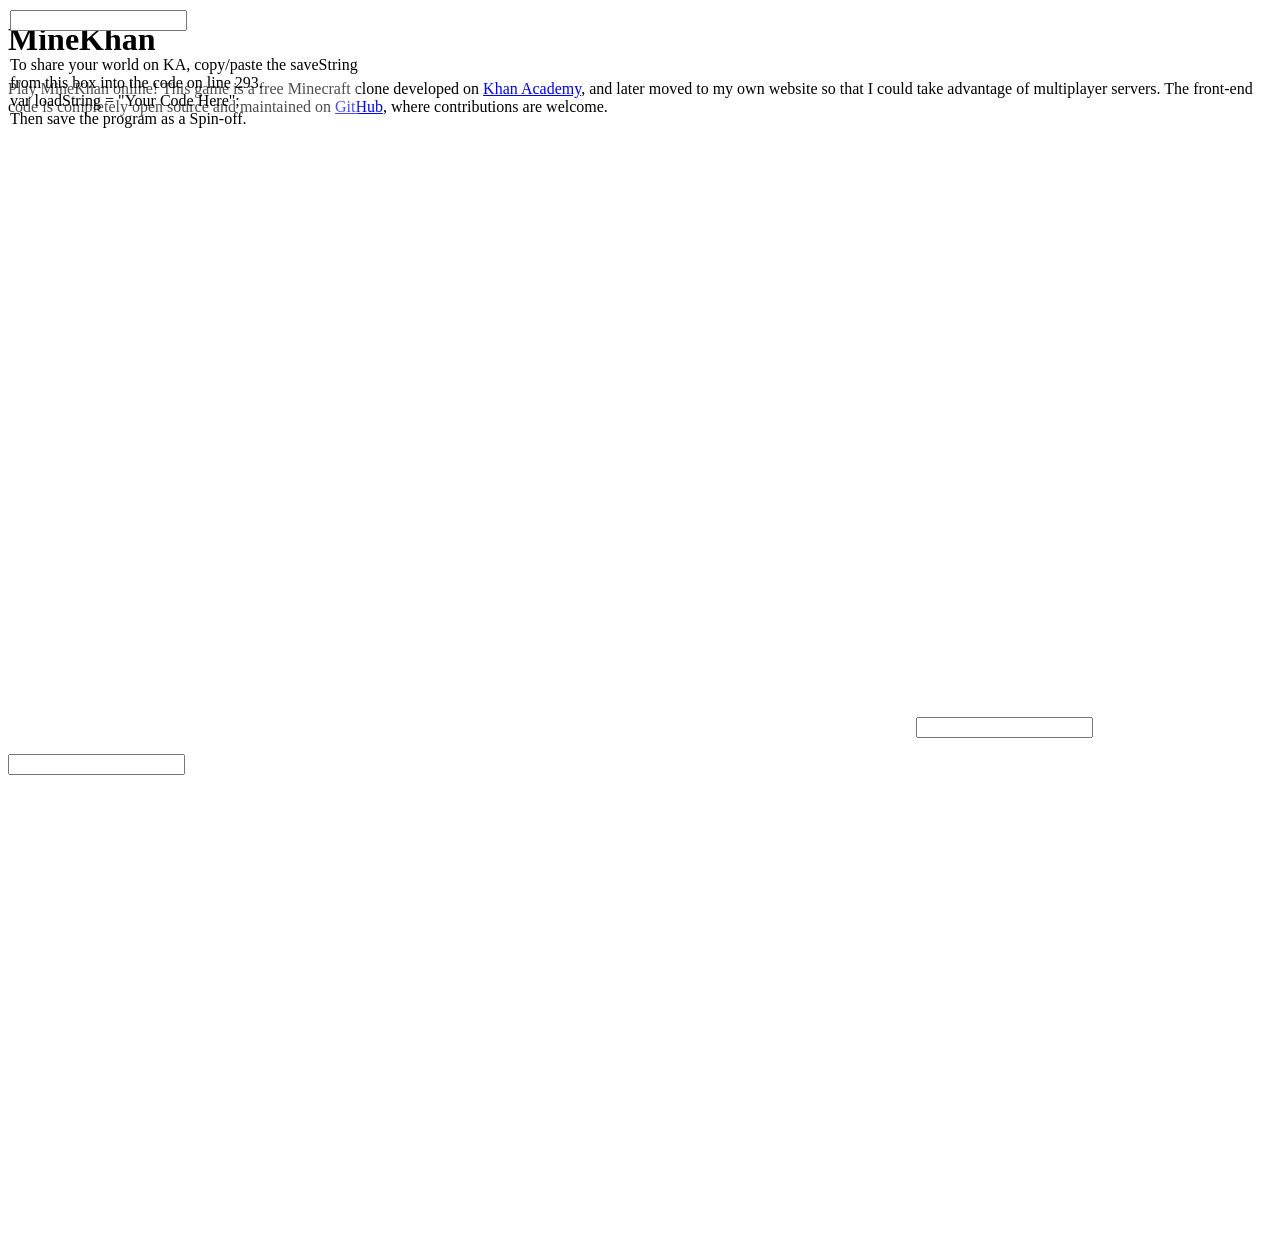
<file: games/min/src/index.html>
<!DOCTYPE html>
<!-- @MineKhan version Alpha 0.8.3

	NOTE:
The "Save" button saves your world to your local browser. Nobody else can see it. However, if you're on a public or shared computer, that save may be deleted unexpectedly. So it's a good idea to keep a safe copy of your save string somewhere where it won't be deleted.

To share your save with other people, copy your world string into the "loadString" variable on line 304.

	These controls are hard-coded. The rest are customizable in the Options->Controls menu.

 * Esc: Pause/unpause
 * Arrow Keys: Look around (at 20 FPS since it's in the tick loop)
 * 1-9: Navigate hotbar
 * Double jump: Toggle flight
 * Sneak (flying): Fly down
 * Jump (flying): Fly up
 * ; (semicolon): Release the pointer without pausing (for screenshots)

	Notes and accreditation:
 * Phi helped impliment VAOs and entities and split the project into multiple files via GitHub.
 * Zushah helped me with some of the menus in the 0.6 update, and added the flower models via GitHub. https://www.khanacademy.org/profile/zushah77
 * Element118 helped speed up the process of adding new textures significantly. https://www.khanacademy.org/profile/element118
 * Danielkshin made an old main menu background. https://www.khanacademy.org/profile/danielkshin

 * This program originated as a spin-off of Scuscraft 3D by ScusX.
 * All the original code is long since replaced, but he saved me from needing to figure out how to 3D.
 * Scuscraft can be found here: https://www.khanacademy.org/computer-programming/scuscraft-3d/5145400332058624
 * My original spin-off can be found here: https://www.khanacademy.org/computer-programming/high-performance-minecraft/5330738124357632
 * While porting the code from PJS to a webpage, I copied the PJS source code for a few of their helper functions from here: https://raw.githubusercontent.com/Khan/processing-js/master/processing.js
 * The textures are 100% copied from real Minecraft, and are the property of Mojang and Microsoft with whom I have no association.

	To-Do:
 * A lot. Check out the GitHub repo if you'd like to contribute to this.
 * https://github.com/Willard21/MineKhan


	How it works:

The graphics in this project are done using WebGL, which is a web implementation of OpenGL ES 2 (Open Graphics Library Embedded Systems 2).
It allows us to write shader programs that run right on the GPU, which means it can run as fast as any C++ game.
The infamous P3D mode in Processing.js uses WebGL behind the scenes, but it does it so inefficiently that it might as well not even be using the GPU.

To properly utilize WebGL like this program does, you need to make efficient use of buffers, which are arrays containing data on all the triangles that need to be rendered.
Ideally you should be rendering less than 100 buffers per frame for the slowest computers to get a good framerate, though non-toasters can render a couple thousand.
To achieve this, you can store all the textures in 1 very big texture called a "texture atlas". Then, when you're constructing the buffer, you specify which part of the texture atlas to use for each triangle you're drawing.
My buffers have 8 values for each vertex: X, Y, Z, textureX, textureY, ambient occlusion, sky light, and block light.
I use 1 buffer per 16x16 chunk. I use "frustum culling" to only render chunks that are visible on the screen.
I learned WebGL from https://webglfundamentals.org and just by playing around with it.
-->

<html lang="en-us">
	<head>
		<meta charset="utf-8">
		<meta name="viewport" content="width=device-width, initial-scale=1.0">
		<meta name="description" content="Play creative mode Minecraft right from your browser!">
		<meta name="keywords" content="Khan Academy, Programs, Search">
		<meta property="og:title" content="MineKhan"/>
		<meta property="og:description" content="Play creative mode Minecraft right from your browser!"/>
		<meta property="og:image" content="https://www.khanacademy.org/computer-programming/minekhan/5647155001376768/latest.png"/>
		<title>MineKhan</title>
		<link rel="shortcut icon" type="image/ico" href="https://willard.fun/assets/minekhan.ico">
	</head>
	<body>
		<!-- Text so that Lighthouse believes the page is loaded and to provide search terms. -->
		<div id="background-text">
			<h1>MineKhan</h1>
			<p>Play MineKhan online! This game is a free Minecraft clone developed on <a href="https://www.khanacademy.org/computer-programming/minekhan/5647155001376768">Khan Academy</a>, and later moved to my own website so that I could take advantage of multiplayer servers. The front-end code is completely open source and maintained on <a href="https://github.com/Willard21/MineKhan">GitHub</a>, where contributions are welcome.</p>
		</div>
		<canvas id="overlay" tabindex="0" width="600" height="600" class="corner background"></canvas>
		<canvas id="webgl-canvas" class="corner"></canvas>
		<input type="text" id="savebox" class="hidden" spellcheck="false" style="position: absolute; top: 10px; left: 10px; z-index: 1;">
		<input type="text" id="boxcentertop" class="hidden" spellcheck="false">
		<div id="quota" class="hidden"></div>
		<div id="onhover" class="hidden"></div>
		<div id="chat" class="hidden"></div>
		<div id="controls-container" class = "hidden center-div"><table id="controls-page"></table></div>
		<div id="changelog-container" class = "hidden center-div"><ul id="changelog-list"></ul></div>
		<input id="chatbar" class="hidden" list="commands">
		<datalist id="commands">
			<option>/ban</option>
			<option>/online</option>
		</datalist>
		<p id="savedirections" class="hidden" style="position: absolute; top: 40px; left: 10px; z-index: 1; background-color: rgba(255, 255, 255, 0.3);">
			To share your world on KA, copy/paste the saveString<br>
			from this box into the code on line 293.<br>
			var loadString = "Your Code Here";<br>
			Then save the program as a Spin-off.
		</p>
		<div class="world-select hidden" id="worlds"></div>
		<p id="message" class="hidden" style="position: absolute; top: 10px; right: 10px; z-index: 1; text-align: right; background-color: rgba(255, 255, 255, 0.3);"></p>
		<span class="hidden" id="loading-text"></span>
		<div id="inv-container" class="hidden center-div">
			<div id="inv-scroll">
				<!-- This is very very important: canvases need that tabindex thing to capture keyboard events. Idk why. But I spent hours trying to figure it out. -->
				<canvas id="container" tabindex="0"></canvas>
			</div>
			<canvas id="inventory" tabindex="0"></canvas>
		</div>
		<canvas id="hotbar" class="hidden center-div"></canvas>
		<script type="application/javascript">
			// Khan Academy instructions:
			// Place save code here to load your world. Make extra sure you got it copied so you don't paste in the wrong thing and delete your world on accident lol
			window.parent.loadString = ""
			window.parent.exports = {}

			/*
				/cs/pro/5733417664643072
				This comment ^ is to hide spin-offs from the hotlist.
				The hostlist is intended to show off impressive coding ability, not gaming ability.
				If you've actually coded something on this and want people to see it, you'll need to remove this comment before saving it for the first time.
				I would encourage you to re-add the comment after saving so spin-offs of your spin-off are also hidden by default.
				(Personally I don't mind just seeing builds on the hostlist, but they're off-topic and I know it annoys other people.)
				<script>
			*/
		</script>
	</body>
</html>

<!--
// Just a fun function to use in the web console.
const asphereoid = async (w, h, d, id) => {
	const sleep = ms => new Promise(resolve => setTimeout(() => resolve(), ms))
	let px = p2.x
	let py = p2.y
	let pz = p2.z
	let w2 = w * w
	let h2 = h * h
	let d2 = d * d
	let w3 = (w - 1.5) * (w - 1.5)
	let h3 = (h - 1.5) * (h - 1.5)
	let d3 = (d - 1.5) * (d - 1.5)

	for (let y = -h; y < h; y++) {
		for (let x = -w; x <= w; x++) {
			for (let z = -d; z <= d; z++) {
				let n = x * x / w2 + y * y / h2 + z * z / d2
				let n2 = x * x / w3 + y * y / h3 + z * z / d3
				if (n < 1 && n2 >= 1) {
					world.setBlock(px + x, py + y, pz + z, id)
					await sleep(10)
				}
			}
		}
	}
}
-->
</file>
<file: games/HexGL/css/multi.css>
@-webkit-keyframes anim {
  0%   { -webkit-transform: translateY(10px) }
  50% { -webkit-transform: translateY(-10px) }
  100% { -webkit-transform: translateY(10px) }
}
@-moz-keyframes anim {
  0%   { -moz-transform: translateY(10px) }
  50% { -moz-transform: translateY(-10px) }
  100% { -moz-transform: translateY(10px) }
}
@-o-keyframes anim {
  0%   { -o-transform: translateY(10px) }
  50% { -o-transform: translateY(-10px) }
  100% { -o-transform: translateY(10px) }
}
@keyframes anim {
  0%   { transform: translateY(10px) }
  50% { transform: translateY(-10px) }
  100% { transform: translateY(10px) }
}

@-webkit-keyframes animbg {
  0%   { -webkit-transform: translateY(5px) }
  50% { -webkit-transform: translateY(-5px) }
  100% { -webkit-transform: translateY(5px) }
}
@-moz-keyframes animbg {
  0%   { -moz-transform: translateY(5px) }
  50% { -moz-transform: translateY(-5px) }
  100% { -moz-transform: translateY(5px) }
}
@-o-keyframes animbg {
  0%   { -o-transform: translateY(5px) }
  50% { -o-transform: translateY(-5px) }
  100% { -o-transform: translateY(5px) }
}
@keyframes animbg {
  0%   { transform: translateY(5px) }
  50% { transform: translateY(-5px) }
  100% { transform: translateY(5px) }
}

* {
  -webkit-touch-callout: none;
  -webkit-user-select: none;
  -khtml-user-select: none;
  -moz-user-select: none;
  -ms-user-select: none;
  user-select: none;
}

html, body {
  overflow: hidden;
  font-family: 'BebasNeueRegular', arial, sans-serif;
  background: white;
}

#global {
  position: absolute;
  top: 0;
  right: 0;
  bottom: 0;
  left: 0;
  z-index: 0;
  background: url('bg.jpg') no-repeat center center fixed;
  overflow: hidden;
  text-align: center;
  -moz-background-size: cover;
  -webkit-background-size: cover;
  -ms-background-size: cover;
  -o-background-size: cover;
  background-size: cover;
  -webkit-transform: translateZ(0);
  -moz-transform: translateZ(0);
  -o-transform: translateZ(0);
  transform: translateZ(0);
  -webkit-animation: animbg 3s ease-in-out infinite;
  -moz-animation: animbg 3s ease-in-out infinite;
  -o-animation: animbg 3s ease-in-out infinite;
  animation: animbg 3s ease-in-out infinite;
}

#title {
  position: absolute;
  top: 5%;
  right: 0;
  bottom: 5%;
  left: 0;
  z-index: 1;
  background: url('title.png') no-repeat center top;
  -moz-background-size: auto 50%;
  -webkit-background-size: auto 50%;
  -ms-background-size: auto 50%;
  -o-background-size: auto 50%;
  background-size: auto 50%;
  -webkit-transform: translateZ(0);
  -moz-transform: translateZ(0);
  -o-transform: translateZ(0);
  transform: translateZ(0);
  -webkit-animation: anim 3s ease-in-out infinite;
  -moz-animation: anim 3s ease-in-out infinite;
  -o-animation: anim 3s ease-in-out infinite;
  animation: anim 3s ease-in-out infinite;
}

#menucontainer {
  position: absolute;
  top: auto;
  right: 0;
  bottom: 10%;
  left: 0;
  z-index: 2;
}

#menu {
  position: relative;
  display: block;
  width: 100%;
  max-width: 600px;
  margin: auto;
  text-align: center;
  font-size: 2em;
  font-family: 'BebasNeueRegular', arial, sans-serif;
  text-transform: uppercase;
  color: #4190bb;
}

#menu div {
  padding: 0.1em 0 0 0;
  margin: 0 0;
  cursor: pointer;
  -moz-text-shadow: 0 0 10px rgb(255,255,255);
  -webkit-text-shadow: 0 0 10px rgb(255,255,255);
  text-shadow: 0 0 10px rgb(255,255,255);
  -webkit-transform-origin-y: 50%;
  -webkit-transition: -webkit-transform 0.2s;
  -webkit-transform: translateZ(0px) scaleY(0.8);
  transform-origin-y: 50%;
  transition: transform 0.2s ease;
  transform: translateZ(0px) scaleY(0.8);
  background: url([data-uri]);
  background: -moz-linear-gradient(left, rgba(255,255,255,0) 0%, rgba(255,255,255,0.5) 40%, rgba(255,255,255,0.5) 60%, rgba(255,255,255,0) 100%); /* FF3.6+ */
  background: -webkit-gradient(linear, left top, right top, color-stop(0%,rgba(255,255,255,0)), color-stop(40%,rgba(255,255,255,0.5)), color-stop(60%,rgba(255,255,255,0.5)), color-stop(100%,rgba(255,255,255,0))); /* Chrome,Safari4+ */
  background: -webkit-linear-gradient(left, rgba(255,255,255,0) 0%,rgba(255,255,255,0.5) 40%,rgba(255,255,255,0.5) 60%,rgba(255,255,255,0) 100%); /* Chrome10+,Safari5.1+ */
  background: -o-linear-gradient(left, rgba(255,255,255,0) 0%,rgba(255,255,255,0.5) 40%,rgba(255,255,255,0.5) 60%,rgba(255,255,255,0) 100%); /* Opera 11.10+ */
  background: -ms-linear-gradient(left, rgba(255,255,255,0) 0%,rgba(255,255,255,0.5) 40%,rgba(255,255,255,0.5) 60%,rgba(255,255,255,0) 100%); /* IE10+ */
  background: linear-gradient(to right, rgba(255,255,255,0) 0%,rgba(255,255,255,0.5) 40%,rgba(255,255,255,0.5) 60%,rgba(255,255,255,0) 100%); /* W3C */
}

#menu div:hover {
  color: #f66439;
  -webkit-transform: scaleY(1.0);
  transform: scaleY(1.1);
}

#start {
  font-size: 1.8em;
  color: #f66439;
}

#start:hover {
  color: #f8854b !important;
}

#step-2 {
  position: absolute;
  top: 0;
  right: 0;
  bottom: 0;
  left: 0;
  background: black;
  vertical-align: bottom;
  text-align: center;
  padding: 20px;
  color: white;
  font-size: 2em;
  background-repeat: no-repeat;
  background-position: center center;
  -moz-background-size: 60% auto;
  -webkit-background-size: 60% auto;
  -ms-background-size: 60% auto;
  -o-background-size: 60% auto;
  background-size: 60% auto;
}

#step-3 {
  position: absolute;
  top: 0;
  right: 0;
  bottom: 0;
  left: 0;
  background: black;
}

#step-3 #progressbar {
  position: absolute;
  top: 0;
  right: auto;
  bottom: 0;
  left: 0;
  width: 0%;
  background: white;
}

#step-5 {
  position: absolute;
  top: 0;
  right: 0;
  bottom: 0;
  left: 0;
  background: black;
  text-align: center;
  padding: 100px 20px;
  color: white;
  font-size: 2em;
}

#step-5 #time {
  font-size: 4em
}

#leapinfo {
  position: absolute;
  top: 0;
  right: 0;
  bottom: 0;
  left: 0;
  background: rgba(0,0,0,0.8);
  color: white;
  text-align: center;
  font-size: 3em;
  padding-top: 200px;
  z-index: 999999;
}

#credits {
  position: absolute;
  top: 0;
  right: 0;
  bottom: 0;
  left: 0;
  z-index: 9999;
  background: black;
  overflow-y: auto;
  text-align: center;
  color: white;
  font-size: 1.1em;
  padding: 40px 20px;
}

#credits h3 {
  font-size: 2em;
  color: #666;
}

#credits b {
  font-size: 1.2em;
  color: #bbb;
}

#credits h4 {
  color: #555;
  font-size: 1.2em;
}
</file>
<file: games/HexGL/css/fonts.css>
/* Generated by Font Squirrel (http://www.fontsquirrel.com) on July 28, 2012 03:24:04 PM America/New_York */



@font-face {
    font-family: 'BebasNeueRegular';
    src: url('BebasNeue-webfont.eot');
    src: url('BebasNeue-webfont.eot?#iefix') format('embedded-opentype'),
         url('BebasNeue-webfont.woff') format('woff'),
         url('BebasNeue-webfont.ttf') format('truetype'),
         url('BebasNeue-webfont.svg#BebasNeueRegular') format('svg');
    font-weight: normal;
    font-style: normal;

}
</file>
<file: games/2048/2048-master/style/main.css>
@import url(fonts/clear-sans.css);
html, body {
  margin: 0;
  padding: 0;
  background: #faf8ef;
  color: #776e65;
  font-family: "Clear Sans", "Helvetica Neue", Arial, sans-serif;
  font-size: 18px; }

body {
  margin: 80px 0; }

.heading:after {
  content: "";
  display: block;
  clear: both; }

h1.title {
  font-size: 80px;
  font-weight: bold;
  margin: 0;
  display: block;
  float: left; }

@-webkit-keyframes move-up {
  0% {
    top: 25px;
    opacity: 1; }

  100% {
    top: -50px;
    opacity: 0; } }
@-moz-keyframes move-up {
  0% {
    top: 25px;
    opacity: 1; }

  100% {
    top: -50px;
    opacity: 0; } }
@keyframes move-up {
  0% {
    top: 25px;
    opacity: 1; }

  100% {
    top: -50px;
    opacity: 0; } }
.scores-container {
  float: right;
  text-align: right; }

.score-container, .best-container {
  position: relative;
  display: inline-block;
  background: #bbada0;
  padding: 15px 25px;
  font-size: 25px;
  height: 25px;
  line-height: 47px;
  font-weight: bold;
  border-radius: 3px;
  color: white;
  margin-top: 8px;
  text-align: center; }
  .score-container:after, .best-container:after {
    position: absolute;
    width: 100%;
    top: 10px;
    left: 0;
    text-transform: uppercase;
    font-size: 13px;
    line-height: 13px;
    text-align: center;
    color: #eee4da; }
  .score-container .score-addition, .best-container .score-addition {
    position: absolute;
    right: 30px;
    color: red;
    font-size: 25px;
    line-height: 25px;
    font-weight: bold;
    color: rgba(119, 110, 101, 0.9);
    z-index: 100;
    -webkit-animation: move-up 600ms ease-in;
    -moz-animation: move-up 600ms ease-in;
    animation: move-up 600ms ease-in;
    -webkit-animation-fill-mode: both;
    -moz-animation-fill-mode: both;
    animation-fill-mode: both; }

.score-container:after {
  content: "Score"; }

.best-container:after {
  content: "Best"; }

p {
  margin-top: 0;
  margin-bottom: 10px;
  line-height: 1.65; }

a {
  color: #776e65;
  font-weight: bold;
  text-decoration: underline;
  cursor: pointer; }

strong.important {
  text-transform: uppercase; }

hr {
  border: none;
  border-bottom: 1px solid #d8d4d0;
  margin-top: 20px;
  margin-bottom: 30px; }

.container {
  width: 500px;
  margin: 0 auto; }

@-webkit-keyframes fade-in {
  0% {
    opacity: 0; }

  100% {
    opacity: 1; } }
@-moz-keyframes fade-in {
  0% {
    opacity: 0; }

  100% {
    opacity: 1; } }
@keyframes fade-in {
  0% {
    opacity: 0; }

  100% {
    opacity: 1; } }
.game-container {
  margin-top: 40px;
  position: relative;
  padding: 15px;
  cursor: default;
  -webkit-touch-callout: none;
  -ms-touch-callout: none;
  -webkit-user-select: none;
  -moz-user-select: none;
  -ms-user-select: none;
  -ms-touch-action: none;
  touch-action: none;
  background: #bbada0;
  border-radius: 6px;
  width: 500px;
  height: 500px;
  -webkit-box-sizing: border-box;
  -moz-box-sizing: border-box;
  box-sizing: border-box; }
  .game-container .game-message {
    display: none;
    position: absolute;
    top: 0;
    right: 0;
    bottom: 0;
    left: 0;
    background: rgba(238, 228, 218, 0.5);
    z-index: 100;
    text-align: center;
    -webkit-animation: fade-in 800ms ease 1200ms;
    -moz-animation: fade-in 800ms ease 1200ms;
    animation: fade-in 800ms ease 1200ms;
    -webkit-animation-fill-mode: both;
    -moz-animation-fill-mode: both;
    animation-fill-mode: both; }
    .game-container .game-message p {
      font-size: 60px;
      font-weight: bold;
      height: 60px;
      line-height: 60px;
      margin-top: 222px; }
    .game-container .game-message .lower {
      display: block;
      margin-top: 59px; }
    .game-container .game-message a {
      display: inline-block;
      background: #8f7a66;
      border-radius: 3px;
      padding: 0 20px;
      text-decoration: none;
      color: #f9f6f2;
      height: 40px;
      line-height: 42px;
      margin-left: 9px; }
      .game-container .game-message a.keep-playing-button {
        display: none; }
    .game-container .game-message.game-won {
      background: rgba(237, 194, 46, 0.5);
      color: #f9f6f2; }
      .game-container .game-message.game-won a.keep-playing-button {
        display: inline-block; }
    .game-container .game-message.game-won, .game-container .game-message.game-over {
      display: block; }

.grid-container {
  position: absolute;
  z-index: 1; }

.grid-row {
  margin-bottom: 15px; }
  .grid-row:last-child {
    margin-bottom: 0; }
  .grid-row:after {
    content: "";
    display: block;
    clear: both; }

.grid-cell {
  width: 106.25px;
  height: 106.25px;
  margin-right: 15px;
  float: left;
  border-radius: 3px;
  background: rgba(238, 228, 218, 0.35); }
  .grid-cell:last-child {
    margin-right: 0; }

.tile-container {
  position: absolute;
  z-index: 2; }

.tile, .tile .tile-inner {
  width: 107px;
  height: 107px;
  line-height: 107px; }
.tile.tile-position-1-1 {
  -webkit-transform: translate(0px, 0px);
  -moz-transform: translate(0px, 0px);
  -ms-transform: translate(0px, 0px);
  transform: translate(0px, 0px); }
.tile.tile-position-1-2 {
  -webkit-transform: translate(0px, 121px);
  -moz-transform: translate(0px, 121px);
  -ms-transform: translate(0px, 121px);
  transform: translate(0px, 121px); }
.tile.tile-position-1-3 {
  -webkit-transform: translate(0px, 242px);
  -moz-transform: translate(0px, 242px);
  -ms-transform: translate(0px, 242px);
  transform: translate(0px, 242px); }
.tile.tile-position-1-4 {
  -webkit-transform: translate(0px, 363px);
  -moz-transform: translate(0px, 363px);
  -ms-transform: translate(0px, 363px);
  transform: translate(0px, 363px); }
.tile.tile-position-2-1 {
  -webkit-transform: translate(121px, 0px);
  -moz-transform: translate(121px, 0px);
  -ms-transform: translate(121px, 0px);
  transform: translate(121px, 0px); }
.tile.tile-position-2-2 {
  -webkit-transform: translate(121px, 121px);
  -moz-transform: translate(121px, 121px);
  -ms-transform: translate(121px, 121px);
  transform: translate(121px, 121px); }
.tile.tile-position-2-3 {
  -webkit-transform: translate(121px, 242px);
  -moz-transform: translate(121px, 242px);
  -ms-transform: translate(121px, 242px);
  transform: translate(121px, 242px); }
.tile.tile-position-2-4 {
  -webkit-transform: translate(121px, 363px);
  -moz-transform: translate(121px, 363px);
  -ms-transform: translate(121px, 363px);
  transform: translate(121px, 363px); }
.tile.tile-position-3-1 {
  -webkit-transform: translate(242px, 0px);
  -moz-transform: translate(242px, 0px);
  -ms-transform: translate(242px, 0px);
  transform: translate(242px, 0px); }
.tile.tile-position-3-2 {
  -webkit-transform: translate(242px, 121px);
  -moz-transform: translate(242px, 121px);
  -ms-transform: translate(242px, 121px);
  transform: translate(242px, 121px); }
.tile.tile-position-3-3 {
  -webkit-transform: translate(242px, 242px);
  -moz-transform: translate(242px, 242px);
  -ms-transform: translate(242px, 242px);
  transform: translate(242px, 242px); }
.tile.tile-position-3-4 {
  -webkit-transform: translate(242px, 363px);
  -moz-transform: translate(242px, 363px);
  -ms-transform: translate(242px, 363px);
  transform: translate(242px, 363px); }
.tile.tile-position-4-1 {
  -webkit-transform: translate(363px, 0px);
  -moz-transform: translate(363px, 0px);
  -ms-transform: translate(363px, 0px);
  transform: translate(363px, 0px); }
.tile.tile-position-4-2 {
  -webkit-transform: translate(363px, 121px);
  -moz-transform: translate(363px, 121px);
  -ms-transform: translate(363px, 121px);
  transform: translate(363px, 121px); }
.tile.tile-position-4-3 {
  -webkit-transform: translate(363px, 242px);
  -moz-transform: translate(363px, 242px);
  -ms-transform: translate(363px, 242px);
  transform: translate(363px, 242px); }
.tile.tile-position-4-4 {
  -webkit-transform: translate(363px, 363px);
  -moz-transform: translate(363px, 363px);
  -ms-transform: translate(363px, 363px);
  transform: translate(363px, 363px); }

.tile {
  position: absolute;
  -webkit-transition: 100ms ease-in-out;
  -moz-transition: 100ms ease-in-out;
  transition: 100ms ease-in-out;
  -webkit-transition-property: -webkit-transform;
  -moz-transition-property: -moz-transform;
  transition-property: transform; }
  .tile .tile-inner {
    border-radius: 3px;
    background: #eee4da;
    text-align: center;
    font-weight: bold;
    z-index: 10;
    font-size: 55px; }
  .tile.tile-2 .tile-inner {
    background: #eee4da;
    box-shadow: 0 0 30px 10px rgba(243, 215, 116, 0), inset 0 0 0 1px rgba(255, 255, 255, 0); }
  .tile.tile-4 .tile-inner {
    background: #ede0c8;
    box-shadow: 0 0 30px 10px rgba(243, 215, 116, 0), inset 0 0 0 1px rgba(255, 255, 255, 0); }
  .tile.tile-8 .tile-inner {
    color: #f9f6f2;
    background: #f2b179; }
  .tile.tile-16 .tile-inner {
    color: #f9f6f2;
    background: #f59563; }
  .tile.tile-32 .tile-inner {
    color: #f9f6f2;
    background: #f67c5f; }
  .tile.tile-64 .tile-inner {
    color: #f9f6f2;
    background: #f65e3b; }
  .tile.tile-128 .tile-inner {
    color: #f9f6f2;
    background: #edcf72;
    box-shadow: 0 0 30px 10px rgba(243, 215, 116, 0.2381), inset 0 0 0 1px rgba(255, 255, 255, 0.14286);
    font-size: 45px; }
    @media screen and (max-width: 520px) {
      .tile.tile-128 .tile-inner {
        font-size: 25px; } }
  .tile.tile-256 .tile-inner {
    color: #f9f6f2;
    background: #edcc61;
    box-shadow: 0 0 30px 10px rgba(243, 215, 116, 0.31746), inset 0 0 0 1px rgba(255, 255, 255, 0.19048);
    font-size: 45px; }
    @media screen and (max-width: 520px) {
      .tile.tile-256 .tile-inner {
        font-size: 25px; } }
  .tile.tile-512 .tile-inner {
    color: #f9f6f2;
    background: #edc850;
    box-shadow: 0 0 30px 10px rgba(243, 215, 116, 0.39683), inset 0 0 0 1px rgba(255, 255, 255, 0.2381);
    font-size: 45px; }
    @media screen and (max-width: 520px) {
      .tile.tile-512 .tile-inner {
        font-size: 25px; } }
  .tile.tile-1024 .tile-inner {
    color: #f9f6f2;
    background: #edc53f;
    box-shadow: 0 0 30px 10px rgba(243, 215, 116, 0.47619), inset 0 0 0 1px rgba(255, 255, 255, 0.28571);
    font-size: 35px; }
    @media screen and (max-width: 520px) {
      .tile.tile-1024 .tile-inner {
        font-size: 15px; } }
  .tile.tile-2048 .tile-inner {
    color: #f9f6f2;
    background: #edc22e;
    box-shadow: 0 0 30px 10px rgba(243, 215, 116, 0.55556), inset 0 0 0 1px rgba(255, 255, 255, 0.33333);
    font-size: 35px; }
    @media screen and (max-width: 520px) {
      .tile.tile-2048 .tile-inner {
        font-size: 15px; } }
  .tile.tile-super .tile-inner {
    color: #f9f6f2;
    background: #3c3a32;
    font-size: 30px; }
    @media screen and (max-width: 520px) {
      .tile.tile-super .tile-inner {
        font-size: 10px; } }

@-webkit-keyframes appear {
  0% {
    opacity: 0;
    -webkit-transform: scale(0);
    -moz-transform: scale(0);
    -ms-transform: scale(0);
    transform: scale(0); }

  100% {
    opacity: 1;
    -webkit-transform: scale(1);
    -moz-transform: scale(1);
    -ms-transform: scale(1);
    transform: scale(1); } }
@-moz-keyframes appear {
  0% {
    opacity: 0;
    -webkit-transform: scale(0);
    -moz-transform: scale(0);
    -ms-transform: scale(0);
    transform: scale(0); }

  100% {
    opacity: 1;
    -webkit-transform: scale(1);
    -moz-transform: scale(1);
    -ms-transform: scale(1);
    transform: scale(1); } }
@keyframes appear {
  0% {
    opacity: 0;
    -webkit-transform: scale(0);
    -moz-transform: scale(0);
    -ms-transform: scale(0);
    transform: scale(0); }

  100% {
    opacity: 1;
    -webkit-transform: scale(1);
    -moz-transform: scale(1);
    -ms-transform: scale(1);
    transform: scale(1); } }
.tile-new .tile-inner {
  -webkit-animation: appear 200ms ease 100ms;
  -moz-animation: appear 200ms ease 100ms;
  animation: appear 200ms ease 100ms;
  -webkit-animation-fill-mode: backwards;
  -moz-animation-fill-mode: backwards;
  animation-fill-mode: backwards; }

@-webkit-keyframes pop {
  0% {
    -webkit-transform: scale(0);
    -moz-transform: scale(0);
    -ms-transform: scale(0);
    transform: scale(0); }

  50% {
    -webkit-transform: scale(1.2);
    -moz-transform: scale(1.2);
    -ms-transform: scale(1.2);
    transform: scale(1.2); }

  100% {
    -webkit-transform: scale(1);
    -moz-transform: scale(1);
    -ms-transform: scale(1);
    transform: scale(1); } }
@-moz-keyframes pop {
  0% {
    -webkit-transform: scale(0);
    -moz-transform: scale(0);
    -ms-transform: scale(0);
    transform: scale(0); }

  50% {
    -webkit-transform: scale(1.2);
    -moz-transform: scale(1.2);
    -ms-transform: scale(1.2);
    transform: scale(1.2); }

  100% {
    -webkit-transform: scale(1);
    -moz-transform: scale(1);
    -ms-transform: scale(1);
    transform: scale(1); } }
@keyframes pop {
  0% {
    -webkit-transform: scale(0);
    -moz-transform: scale(0);
    -ms-transform: scale(0);
    transform: scale(0); }

  50% {
    -webkit-transform: scale(1.2);
    -moz-transform: scale(1.2);
    -ms-transform: scale(1.2);
    transform: scale(1.2); }

  100% {
    -webkit-transform: scale(1);
    -moz-transform: scale(1);
    -ms-transform: scale(1);
    transform: scale(1); } }
.tile-merged .tile-inner {
  z-index: 20;
  -webkit-animation: pop 200ms ease 100ms;
  -moz-animation: pop 200ms ease 100ms;
  animation: pop 200ms ease 100ms;
  -webkit-animation-fill-mode: backwards;
  -moz-animation-fill-mode: backwards;
  animation-fill-mode: backwards; }

.above-game:after {
  content: "";
  display: block;
  clear: both; }

.game-intro {
  float: left;
  line-height: 42px;
  margin-bottom: 0; }

.restart-button {
  display: inline-block;
  background: #8f7a66;
  border-radius: 3px;
  padding: 0 20px;
  text-decoration: none;
  color: #f9f6f2;
  height: 40px;
  line-height: 42px;
  display: block;
  text-align: center;
  float: right; }

.game-explanation {
  margin-top: 50px; }

@media screen and (max-width: 520px) {
  html, body {
    font-size: 15px; }

  body {
    margin: 20px 0;
    padding: 0 20px; }

  h1.title {
    font-size: 27px;
    margin-top: 15px; }

  .container {
    width: 280px;
    margin: 0 auto; }

  .score-container, .best-container {
    margin-top: 0;
    padding: 15px 10px;
    min-width: 40px; }

  .heading {
    margin-bottom: 10px; }

  .game-intro {
    width: 55%;
    display: block;
    box-sizing: border-box;
    line-height: 1.65; }

  .restart-button {
    width: 42%;
    padding: 0;
    display: block;
    box-sizing: border-box;
    margin-top: 2px; }

  .game-container {
    margin-top: 17px;
    position: relative;
    padding: 10px;
    cursor: default;
    -webkit-touch-callout: none;
    -ms-touch-callout: none;
    -webkit-user-select: none;
    -moz-user-select: none;
    -ms-user-select: none;
    -ms-touch-action: none;
    touch-action: none;
    background: #bbada0;
    border-radius: 6px;
    width: 280px;
    height: 280px;
    -webkit-box-sizing: border-box;
    -moz-box-sizing: border-box;
    box-sizing: border-box; }
    .game-container .game-message {
      display: none;
      position: absolute;
      top: 0;
      right: 0;
      bottom: 0;
      left: 0;
      background: rgba(238, 228, 218, 0.5);
      z-index: 100;
      text-align: center;
      -webkit-animation: fade-in 800ms ease 1200ms;
      -moz-animation: fade-in 800ms ease 1200ms;
      animation: fade-in 800ms ease 1200ms;
      -webkit-animation-fill-mode: both;
      -moz-animation-fill-mode: both;
      animation-fill-mode: both; }
      .game-container .game-message p {
        font-size: 60px;
        font-weight: bold;
        height: 60px;
        line-height: 60px;
        margin-top: 222px; }
      .game-container .game-message .lower {
        display: block;
        margin-top: 59px; }
      .game-container .game-message a {
        display: inline-block;
        background: #8f7a66;
        border-radius: 3px;
        padding: 0 20px;
        text-decoration: none;
        color: #f9f6f2;
        height: 40px;
        line-height: 42px;
        margin-left: 9px; }
        .game-container .game-message a.keep-playing-button {
          display: none; }
      .game-container .game-message.game-won {
        background: rgba(237, 194, 46, 0.5);
        color: #f9f6f2; }
        .game-container .game-message.game-won a.keep-playing-button {
          display: inline-block; }
      .game-container .game-message.game-won, .game-container .game-message.game-over {
        display: block; }

  .grid-container {
    position: absolute;
    z-index: 1; }

  .grid-row {
    margin-bottom: 10px; }
    .grid-row:last-child {
      margin-bottom: 0; }
    .grid-row:after {
      content: "";
      display: block;
      clear: both; }

  .grid-cell {
    width: 57.5px;
    height: 57.5px;
    margin-right: 10px;
    float: left;
    border-radius: 3px;
    background: rgba(238, 228, 218, 0.35); }
    .grid-cell:last-child {
      margin-right: 0; }

  .tile-container {
    position: absolute;
    z-index: 2; }

  .tile, .tile .tile-inner {
    width: 58px;
    height: 58px;
    line-height: 58px; }
  .tile.tile-position-1-1 {
    -webkit-transform: translate(0px, 0px);
    -moz-transform: translate(0px, 0px);
    -ms-transform: translate(0px, 0px);
    transform: translate(0px, 0px); }
  .tile.tile-position-1-2 {
    -webkit-transform: translate(0px, 67px);
    -moz-transform: translate(0px, 67px);
    -ms-transform: translate(0px, 67px);
    transform: translate(0px, 67px); }
  .tile.tile-position-1-3 {
    -webkit-transform: translate(0px, 135px);
    -moz-transform: translate(0px, 135px);
    -ms-transform: translate(0px, 135px);
    transform: translate(0px, 135px); }
  .tile.tile-position-1-4 {
    -webkit-transform: translate(0px, 202px);
    -moz-transform: translate(0px, 202px);
    -ms-transform: translate(0px, 202px);
    transform: translate(0px, 202px); }
  .tile.tile-position-2-1 {
    -webkit-transform: translate(67px, 0px);
    -moz-transform: translate(67px, 0px);
    -ms-transform: translate(67px, 0px);
    transform: translate(67px, 0px); }
  .tile.tile-position-2-2 {
    -webkit-transform: translate(67px, 67px);
    -moz-transform: translate(67px, 67px);
    -ms-transform: translate(67px, 67px);
    transform: translate(67px, 67px); }
  .tile.tile-position-2-3 {
    -webkit-transform: translate(67px, 135px);
    -moz-transform: translate(67px, 135px);
    -ms-transform: translate(67px, 135px);
    transform: translate(67px, 135px); }
  .tile.tile-position-2-4 {
    -webkit-transform: translate(67px, 202px);
    -moz-transform: translate(67px, 202px);
    -ms-transform: translate(67px, 202px);
    transform: translate(67px, 202px); }
  .tile.tile-position-3-1 {
    -webkit-transform: translate(135px, 0px);
    -moz-transform: translate(135px, 0px);
    -ms-transform: translate(135px, 0px);
    transform: translate(135px, 0px); }
  .tile.tile-position-3-2 {
    -webkit-transform: translate(135px, 67px);
    -moz-transform: translate(135px, 67px);
    -ms-transform: translate(135px, 67px);
    transform: translate(135px, 67px); }
  .tile.tile-position-3-3 {
    -webkit-transform: translate(135px, 135px);
    -moz-transform: translate(135px, 135px);
    -ms-transform: translate(135px, 135px);
    transform: translate(135px, 135px); }
  .tile.tile-position-3-4 {
    -webkit-transform: translate(135px, 202px);
    -moz-transform: translate(135px, 202px);
    -ms-transform: translate(135px, 202px);
    transform: translate(135px, 202px); }
  .tile.tile-position-4-1 {
    -webkit-transform: translate(202px, 0px);
    -moz-transform: translate(202px, 0px);
    -ms-transform: translate(202px, 0px);
    transform: translate(202px, 0px); }
  .tile.tile-position-4-2 {
    -webkit-transform: translate(202px, 67px);
    -moz-transform: translate(202px, 67px);
    -ms-transform: translate(202px, 67px);
    transform: translate(202px, 67px); }
  .tile.tile-position-4-3 {
    -webkit-transform: translate(202px, 135px);
    -moz-transform: translate(202px, 135px);
    -ms-transform: translate(202px, 135px);
    transform: translate(202px, 135px); }
  .tile.tile-position-4-4 {
    -webkit-transform: translate(202px, 202px);
    -moz-transform: translate(202px, 202px);
    -ms-transform: translate(202px, 202px);
    transform: translate(202px, 202px); }

  .tile .tile-inner {
    font-size: 35px; }

  .game-message p {
    font-size: 30px !important;
    height: 30px !important;
    line-height: 30px !important;
    margin-top: 90px !important; }
  .game-message .lower {
    margin-top: 30px !important; } }
</file>
